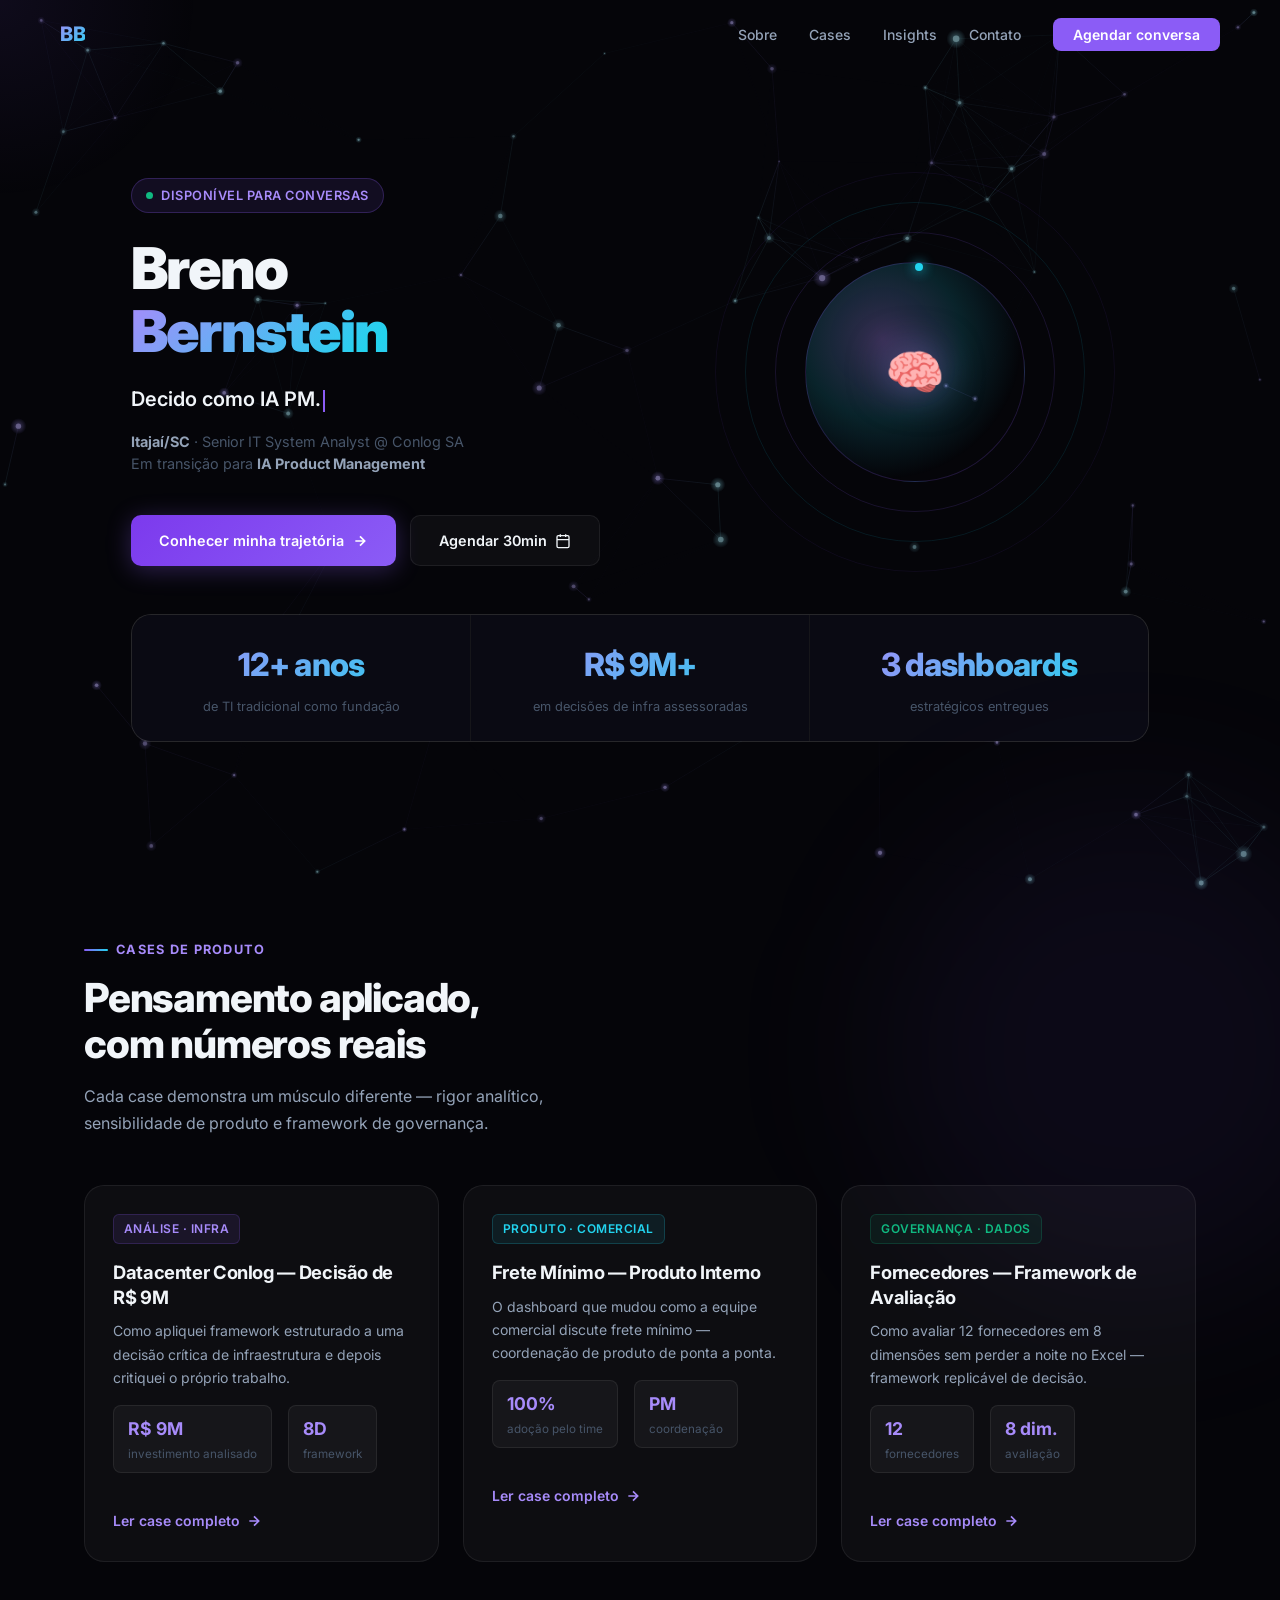
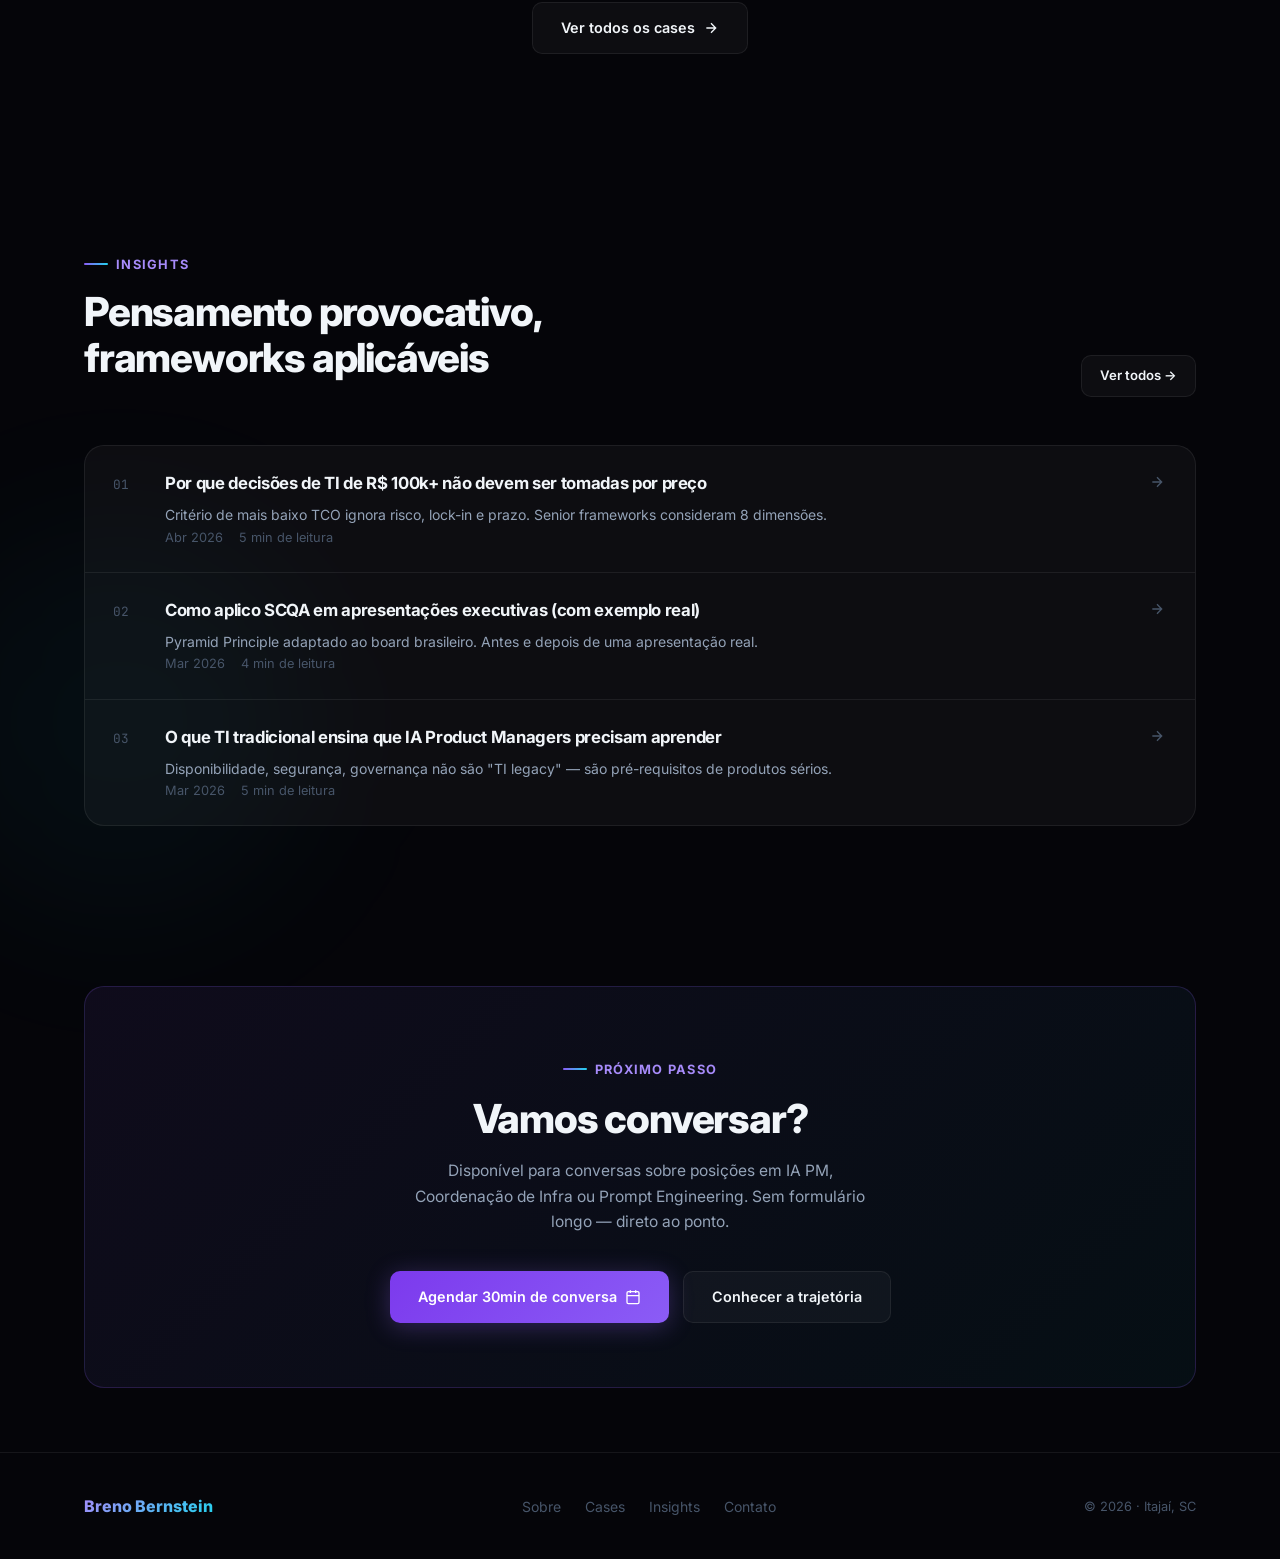
<file: index.html>
<!DOCTYPE html>
<html lang="pt-BR">
<head>
  <meta charset="UTF-8"/>
  <meta name="viewport" content="width=device-width, initial-scale=1.0"/>
  <title>Breno Bernstein · IA Product Manager</title>
  <meta name="description" content="Senior IT System Analyst em transição para IA Product Management. 12+ anos de TI tradicional como fundação rara."/>
  <meta property="og:title" content="Breno Bernstein · IA Product Manager"/>
  <meta property="og:description" content="Decido como IA PM. Construo como engenheiro de infra. Comunico como precisa."/>
  <meta property="og:type" content="website"/>
  <link rel="canonical" href="https://brenobernstein.com/"/>
  <link rel="stylesheet" href="assets/css/main.css"/>
  <link rel="preconnect" href="https://fonts.googleapis.com"/>
  <link rel="preconnect" href="https://fonts.gstatic.com" crossorigin/>
</head>
<body>

<canvas id="neural-canvas"></canvas>
<div class="cursor-glow"></div>

<!-- ── NAV ── -->
<nav>
  <div class="nav-inner">
    <a href="index.html" class="nav-logo">BB</a>
    <ul class="nav-links">
      <li><a href="sobre.html">Sobre</a></li>
      <li><a href="cases/index.html">Cases</a></li>
      <li><a href="insights/index.html">Insights</a></li>
      <li><a href="contato.html">Contato</a></li>
      <li><a href="contato.html" class="nav-cta">Agendar conversa</a></li>
    </ul>
    <button class="nav-hamburger" aria-label="Menu">
      <span></span><span></span><span></span>
    </button>
  </div>
</nav>

<!-- Mobile nav -->
<div class="nav-mobile">
  <button class="close-btn" aria-label="Fechar">✕</button>
  <a href="sobre.html">Sobre</a>
  <a href="cases/index.html">Cases</a>
  <a href="insights/index.html">Insights</a>
  <a href="contato.html">Contato</a>
  <a href="contato.html" class="btn btn-primary btn-sm">Agendar conversa</a>
</div>

<!-- ── HERO ── -->
<section class="hero">
  <div class="container">
    <div class="hero-grid">
      <!-- Left -->
      <div class="hero-left">
        <div class="hero-badge fade-up">
          <span class="dot"></span>
          Disponível para conversas
        </div>

        <h1 class="fade-up">
          Breno<br/>
          <span class="gradient-text">Bernstein</span>
        </h1>

        <p class="hero-tagline fade-up">
          <span class="typed-text"></span><span class="cursor-blink"></span>
        </p>

        <p class="hero-sub fade-up">
          <strong>Itajaí/SC</strong> · Senior IT System Analyst @ Conlog SA<br/>
          Em transição para <strong>IA Product Management</strong>
        </p>

        <div class="hero-actions fade-up">
          <a href="sobre.html" class="btn btn-primary">
            Conhecer minha trajetória
            <svg width="16" height="16" viewBox="0 0 24 24" fill="none" stroke="currentColor" stroke-width="2.5"><path d="M5 12h14M12 5l7 7-7 7"/></svg>
          </a>
          <a href="contato.html" class="btn btn-ghost">
            Agendar 30min
            <svg width="16" height="16" viewBox="0 0 24 24" fill="none" stroke="currentColor" stroke-width="2"><rect x="3" y="4" width="18" height="18" rx="2"/><path d="M16 2v4M8 2v4M3 10h18"/></svg>
          </a>
        </div>
      </div>

      <!-- Right: AI Orb -->
      <div class="hero-visual fade-up">
        <div class="hero-card-float">
          <div class="ai-orb">
            <div class="ai-orb-ring"></div>
            <div class="ai-orb-ring"></div>
            <div class="ai-orb-ring"></div>
            <div class="ai-orb-inner">
              <div class="ai-orb-dot"></div>
              <span class="ai-orb-icon">🧠</span>
            </div>
          </div>
        </div>
      </div>
    </div>

    <!-- Stats -->
    <div class="stats-strip fade-up" style="position:relative;z-index:2;">
      <div class="stat-item">
        <div class="stat-num" data-target="12" data-suffix="+ anos">12+ anos</div>
        <div class="stat-label">de TI tradicional como fundação</div>
      </div>
      <div class="stat-item">
        <div class="stat-num">R$ 9M+</div>
        <div class="stat-label">em decisões de infra assessoradas</div>
      </div>
      <div class="stat-item">
        <div class="stat-num" data-target="3" data-suffix=" dashboards">3 dashboards</div>
        <div class="stat-label">estratégicos entregues</div>
      </div>
    </div>
  </div>
</section>

<!-- ── CASES ── -->
<section class="section" style="padding-top:32px;">
  <div class="bg-orb bg-orb-1"></div>
  <div class="container" style="position:relative;z-index:2;">
    <div style="margin-bottom:48px;">
      <div class="section-label fade-up">Cases de produto</div>
      <h2 class="section-title fade-up">Pensamento aplicado,<br/>com números reais</h2>
      <p class="section-desc fade-up">Cada case demonstra um músculo diferente — rigor analítico, sensibilidade de produto e framework de governança.</p>
    </div>

    <div class="grid-3">
      <!-- Case 1 -->
      <div class="card fade-up">
        <span class="card-tag">Análise · Infra</span>
        <h3>Datacenter Conlog — Decisão de R$ 9M</h3>
        <p>Como apliquei framework estruturado a uma decisão crítica de infraestrutura e depois critiquei o próprio trabalho.</p>
        <div class="card-metrics">
          <div class="metric"><strong>R$ 9M</strong><span>investimento analisado</span></div>
          <div class="metric"><strong>8D</strong><span>framework</span></div>
        </div>
        <a href="cases/datacenter-conlog.html" class="card-arrow">
          Ler case completo
          <svg width="16" height="16" viewBox="0 0 24 24" fill="none" stroke="currentColor" stroke-width="2.5"><path d="M5 12h14M12 5l7 7-7 7"/></svg>
        </a>
      </div>

      <!-- Case 2 -->
      <div class="card fade-up">
        <span class="card-tag cyan">Produto · Comercial</span>
        <h3>Frete Mínimo — Produto Interno</h3>
        <p>O dashboard que mudou como a equipe comercial discute frete mínimo — coordenação de produto de ponta a ponta.</p>
        <div class="card-metrics">
          <div class="metric"><strong>100%</strong><span>adoção pelo time</span></div>
          <div class="metric"><strong>PM</strong><span>coordenação</span></div>
        </div>
        <a href="cases/frete-minimo.html" class="card-arrow">
          Ler case completo
          <svg width="16" height="16" viewBox="0 0 24 24" fill="none" stroke="currentColor" stroke-width="2.5"><path d="M5 12h14M12 5l7 7-7 7"/></svg>
        </a>
      </div>

      <!-- Case 3 -->
      <div class="card fade-up">
        <span class="card-tag green">Governança · Dados</span>
        <h3>Fornecedores — Framework de Avaliação</h3>
        <p>Como avaliar 12 fornecedores em 8 dimensões sem perder a noite no Excel — framework replicável de decisão.</p>
        <div class="card-metrics">
          <div class="metric"><strong>12</strong><span>fornecedores</span></div>
          <div class="metric"><strong>8 dim.</strong><span>avaliação</span></div>
        </div>
        <a href="cases/fornecedores.html" class="card-arrow">
          Ler case completo
          <svg width="16" height="16" viewBox="0 0 24 24" fill="none" stroke="currentColor" stroke-width="2.5"><path d="M5 12h14M12 5l7 7-7 7"/></svg>
        </a>
      </div>
    </div>

    <div style="text-align:center;margin-top:40px;" class="fade-up">
      <a href="cases/index.html" class="btn btn-ghost">
        Ver todos os cases
        <svg width="16" height="16" viewBox="0 0 24 24" fill="none" stroke="currentColor" stroke-width="2"><path d="M5 12h14M12 5l7 7-7 7"/></svg>
      </a>
    </div>
  </div>
</section>

<!-- ── INSIGHTS PREVIEW ── -->
<section class="section">
  <div class="bg-orb bg-orb-2"></div>
  <div class="container" style="position:relative;z-index:2;">
    <div style="display:flex;align-items:flex-end;justify-content:space-between;flex-wrap:wrap;gap:16px;margin-bottom:48px;">
      <div>
        <div class="section-label fade-up">Insights</div>
        <h2 class="section-title fade-up">Pensamento provocativo,<br/>frameworks aplicáveis</h2>
      </div>
      <a href="insights/index.html" class="btn btn-ghost btn-sm fade-up">Ver todos →</a>
    </div>

    <div style="background:var(--surface);border:1px solid var(--border);border-radius:var(--radius-lg);overflow:hidden;">
      <a href="insights/index.html#decisoes-ti" class="insight-item fade-up" style="padding:24px 28px;">
        <span class="insight-num">01</span>
        <div class="insight-content">
          <div class="insight-title">Por que decisões de TI de R$ 100k+ não devem ser tomadas por preço</div>
          <div class="insight-hook">Critério de mais baixo TCO ignora risco, lock-in e prazo. Senior frameworks consideram 8 dimensões.</div>
          <div class="insight-meta"><span>Abr 2026</span><span>5 min de leitura</span></div>
        </div>
        <svg class="insight-arrow" width="20" height="20" viewBox="0 0 24 24" fill="none" stroke="currentColor" stroke-width="2"><path d="M5 12h14M12 5l7 7-7 7"/></svg>
      </a>
      <a href="insights/index.html#scqa" class="insight-item fade-up" style="padding:24px 28px;">
        <span class="insight-num">02</span>
        <div class="insight-content">
          <div class="insight-title">Como aplico SCQA em apresentações executivas (com exemplo real)</div>
          <div class="insight-hook">Pyramid Principle adaptado ao board brasileiro. Antes e depois de uma apresentação real.</div>
          <div class="insight-meta"><span>Mar 2026</span><span>4 min de leitura</span></div>
        </div>
        <svg class="insight-arrow" width="20" height="20" viewBox="0 0 24 24" fill="none" stroke="currentColor" stroke-width="2"><path d="M5 12h14M12 5l7 7-7 7"/></svg>
      </a>
      <a href="insights/index.html#ti-pm" class="insight-item fade-up" style="padding:24px 28px;border-bottom:none;">
        <span class="insight-num">03</span>
        <div class="insight-content">
          <div class="insight-title">O que TI tradicional ensina que IA Product Managers precisam aprender</div>
          <div class="insight-hook">Disponibilidade, segurança, governança não são "TI legacy" — são pré-requisitos de produtos sérios.</div>
          <div class="insight-meta"><span>Mar 2026</span><span>5 min de leitura</span></div>
        </div>
        <svg class="insight-arrow" width="20" height="20" viewBox="0 0 24 24" fill="none" stroke="currentColor" stroke-width="2"><path d="M5 12h14M12 5l7 7-7 7"/></svg>
      </a>
    </div>
  </div>
</section>

<!-- ── CTA FINAL ── -->
<section class="section-sm" style="position:relative;z-index:2;">
  <div class="container">
    <div class="card fade-up" style="text-align:center;padding:64px 40px;background:linear-gradient(135deg,rgba(139,92,246,0.08),rgba(34,211,238,0.05));border-color:rgba(139,92,246,0.2);">
      <div class="section-label" style="justify-content:center;margin-bottom:16px;">Próximo passo</div>
      <h2 class="section-title" style="max-width:520px;margin:0 auto 16px;">Vamos conversar?</h2>
      <p style="color:var(--muted);max-width:460px;margin:0 auto 36px;font-size:0.975rem;">
        Disponível para conversas sobre posições em IA PM, Coordenação de Infra ou Prompt Engineering. Sem formulário longo — direto ao ponto.
      </p>
      <div style="display:flex;gap:14px;justify-content:center;flex-wrap:wrap;">
        <a href="contato.html" class="btn btn-primary">
          Agendar 30min de conversa
          <svg width="16" height="16" viewBox="0 0 24 24" fill="none" stroke="currentColor" stroke-width="2"><rect x="3" y="4" width="18" height="18" rx="2"/><path d="M16 2v4M8 2v4M3 10h18"/></svg>
        </a>
        <a href="sobre.html" class="btn btn-ghost">Conhecer a trajetória</a>
      </div>
    </div>
  </div>
</section>

<!-- ── FOOTER ── -->
<footer>
  <div class="container">
    <div class="footer-inner">
      <a href="index.html" class="footer-logo">Breno Bernstein</a>
      <ul class="footer-links">
        <li><a href="sobre.html">Sobre</a></li>
        <li><a href="cases/index.html">Cases</a></li>
        <li><a href="insights/index.html">Insights</a></li>
        <li><a href="contato.html">Contato</a></li>
      </ul>
      <p class="footer-copy">© 2026 · Itajaí, SC</p>
    </div>
  </div>
</footer>

<script src="assets/js/neural.js"></script>
<script src="assets/js/main.js"></script>
<script>new NeuralNetwork('neural-canvas');</script>
</body>
</html>
</file>
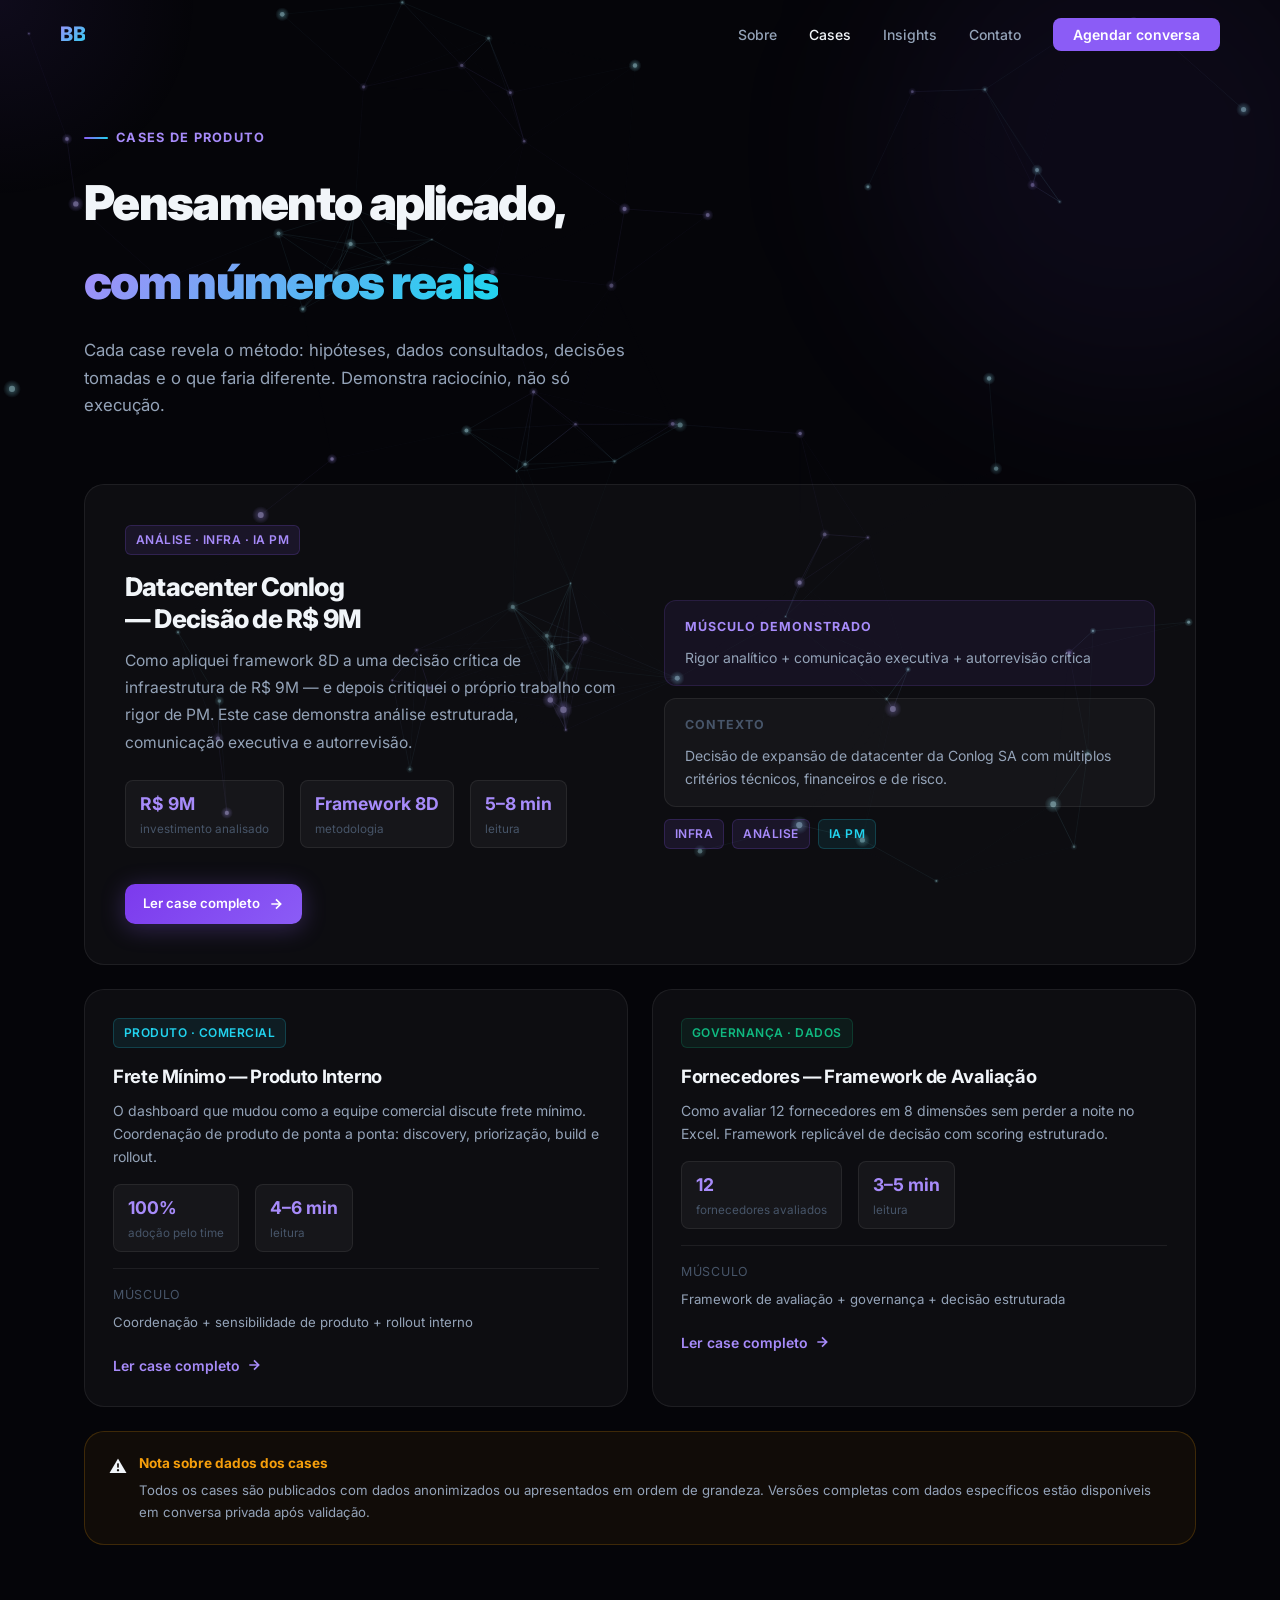
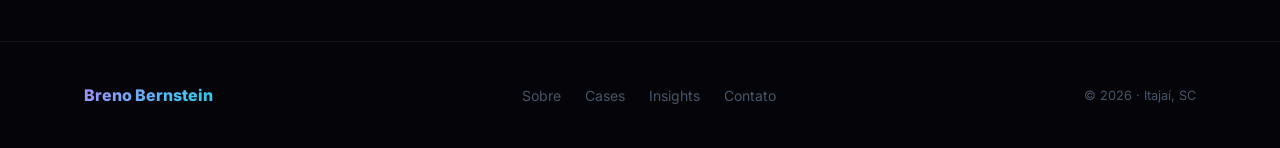
<file: cases/index.html>
<!DOCTYPE html>
<html lang="pt-BR">
<head>
  <meta charset="UTF-8"/>
  <meta name="viewport" content="width=device-width, initial-scale=1.0"/>
  <title>Cases · Breno Bernstein</title>
  <meta name="description" content="Estudos de caso detalhados com método, decisões e aprendizados — rigor analítico aplicado a problemas reais."/>
  <link rel="stylesheet" href="../assets/css/main.css"/>
  <link rel="preconnect" href="https://fonts.googleapis.com"/>
  <link rel="preconnect" href="https://fonts.gstatic.com" crossorigin/>
</head>
<body>

<canvas id="neural-canvas"></canvas>
<div class="cursor-glow"></div>

<nav>
  <div class="nav-inner">
    <a href="../index.html" class="nav-logo">BB</a>
    <ul class="nav-links">
      <li><a href="../sobre.html">Sobre</a></li>
      <li><a href="index.html" class="active">Cases</a></li>
      <li><a href="../insights/index.html">Insights</a></li>
      <li><a href="../contato.html">Contato</a></li>
      <li><a href="../contato.html" class="nav-cta">Agendar conversa</a></li>
    </ul>
    <button class="nav-hamburger" aria-label="Menu"><span></span><span></span><span></span></button>
  </div>
</nav>
<div class="nav-mobile">
  <button class="close-btn">✕</button>
  <a href="../sobre.html">Sobre</a>
  <a href="index.html">Cases</a>
  <a href="../insights/index.html">Insights</a>
  <a href="../contato.html">Contato</a>
  <a href="../contato.html" class="btn btn-primary btn-sm">Agendar conversa</a>
</div>

<div class="page-header">
  <div class="bg-orb bg-orb-1"></div>
  <div class="container" style="position:relative;z-index:2;">
    <div class="section-label fade-up">Cases de produto</div>
    <h1 class="fade-up">Pensamento aplicado,<br/><span class="gradient-text">com números reais</span></h1>
    <p class="fade-up">Cada case revela o método: hipóteses, dados consultados, decisões tomadas e o que faria diferente. Demonstra raciocínio, não só execução.</p>
  </div>
</div>

<section class="section" style="padding-top:0;position:relative;z-index:2;">
  <div class="container">

    <!-- Case 1 — Destaque -->
    <div class="card fade-up" style="display:grid;grid-template-columns:1fr 1fr;gap:48px;align-items:center;padding:40px;margin-bottom:24px;">
      <div>
        <span class="card-tag">Análise · Infra · IA PM</span>
        <h2 style="font-size:1.6rem;font-weight:800;letter-spacing:-0.03em;margin-bottom:12px;line-height:1.25;">Datacenter Conlog<br/>— Decisão de R$ 9M</h2>
        <p style="color:var(--muted);font-size:0.975rem;line-height:1.75;margin-bottom:24px;">Como apliquei framework 8D a uma decisão crítica de infraestrutura de R$ 9M — e depois critiquei o próprio trabalho com rigor de PM. Este case demonstra análise estruturada, comunicação executiva e autorrevisão.</p>
        <div class="card-metrics">
          <div class="metric"><strong>R$ 9M</strong><span>investimento analisado</span></div>
          <div class="metric"><strong>Framework 8D</strong><span>metodologia</span></div>
          <div class="metric"><strong>5–8 min</strong><span>leitura</span></div>
        </div>
        <a href="datacenter-conlog.html" class="btn btn-primary btn-sm" style="margin-top:20px;">
          Ler case completo
          <svg width="16" height="16" viewBox="0 0 24 24" fill="none" stroke="currentColor" stroke-width="2.5"><path d="M5 12h14M12 5l7 7-7 7"/></svg>
        </a>
      </div>
      <div style="display:flex;flex-direction:column;gap:12px;">
        <div style="background:rgba(139,92,246,0.07);border:1px solid rgba(139,92,246,0.15);border-radius:12px;padding:16px 20px;">
          <div style="font-size:0.78rem;color:var(--primary-l);font-weight:700;text-transform:uppercase;letter-spacing:0.08em;margin-bottom:8px;">Músculo demonstrado</div>
          <div style="font-size:0.875rem;color:var(--muted);">Rigor analítico + comunicação executiva + autorrevisão crítica</div>
        </div>
        <div style="background:var(--surface);border:1px solid var(--border);border-radius:12px;padding:16px 20px;">
          <div style="font-size:0.78rem;color:var(--faint);font-weight:700;text-transform:uppercase;letter-spacing:0.08em;margin-bottom:8px;">Contexto</div>
          <div style="font-size:0.875rem;color:var(--muted);">Decisão de expansão de datacenter da Conlog SA com múltiplos critérios técnicos, financeiros e de risco.</div>
        </div>
        <div style="display:flex;gap:8px;flex-wrap:wrap;">
          <span class="card-tag" style="margin:0;">Infra</span>
          <span class="card-tag" style="margin:0;">Análise</span>
          <span class="card-tag cyan" style="margin:0;">IA PM</span>
        </div>
      </div>
    </div>

    <!-- Cases 2 e 3 -->
    <div class="grid-2" style="margin-bottom:24px;">

      <!-- Case 2 -->
      <div class="card fade-up">
        <span class="card-tag cyan">Produto · Comercial</span>
        <h3>Frete Mínimo — Produto Interno</h3>
        <p>O dashboard que mudou como a equipe comercial discute frete mínimo. Coordenação de produto de ponta a ponta: discovery, priorização, build e rollout.</p>
        <div class="card-metrics" style="margin-top:16px;">
          <div class="metric"><strong>100%</strong><span>adoção pelo time</span></div>
          <div class="metric"><strong>4–6 min</strong><span>leitura</span></div>
        </div>
        <div style="margin-top:16px;padding-top:16px;border-top:1px solid var(--border);">
          <div style="font-size:0.78rem;color:var(--faint);text-transform:uppercase;letter-spacing:0.06em;margin-bottom:6px;">Músculo</div>
          <div style="font-size:0.825rem;color:var(--muted);">Coordenação + sensibilidade de produto + rollout interno</div>
        </div>
        <a href="frete-minimo.html" class="card-arrow">
          Ler case completo
          <svg width="16" height="16" viewBox="0 0 24 24" fill="none" stroke="currentColor" stroke-width="2.5"><path d="M5 12h14M12 5l7 7-7 7"/></svg>
        </a>
      </div>

      <!-- Case 3 -->
      <div class="card fade-up">
        <span class="card-tag green">Governança · Dados</span>
        <h3>Fornecedores — Framework de Avaliação</h3>
        <p>Como avaliar 12 fornecedores em 8 dimensões sem perder a noite no Excel. Framework replicável de decisão com scoring estruturado.</p>
        <div class="card-metrics" style="margin-top:16px;">
          <div class="metric"><strong>12</strong><span>fornecedores avaliados</span></div>
          <div class="metric"><strong>3–5 min</strong><span>leitura</span></div>
        </div>
        <div style="margin-top:16px;padding-top:16px;border-top:1px solid var(--border);">
          <div style="font-size:0.78rem;color:var(--faint);text-transform:uppercase;letter-spacing:0.06em;margin-bottom:6px;">Músculo</div>
          <div style="font-size:0.825rem;color:var(--muted);">Framework de avaliação + governança + decisão estruturada</div>
        </div>
        <a href="fornecedores.html" class="card-arrow">
          Ler case completo
          <svg width="16" height="16" viewBox="0 0 24 24" fill="none" stroke="currentColor" stroke-width="2.5"><path d="M5 12h14M12 5l7 7-7 7"/></svg>
        </a>
      </div>
    </div>

    <!-- Nota sanitização -->
    <div class="card fade-up" style="background:rgba(245,158,11,0.05);border-color:rgba(245,158,11,0.2);padding:20px 24px;">
      <div style="display:flex;gap:12px;align-items:flex-start;">
        <span style="font-size:1.1rem;">⚠️</span>
        <div>
          <div style="font-size:0.85rem;font-weight:700;color:var(--amber);margin-bottom:6px;">Nota sobre dados dos cases</div>
          <p style="font-size:0.825rem;color:var(--muted);margin:0;line-height:1.65;">Todos os cases são publicados com dados anonimizados ou apresentados em ordem de grandeza. Versões completas com dados específicos estão disponíveis em conversa privada após validação.</p>
        </div>
      </div>
    </div>
  </div>
</section>

<footer>
  <div class="container">
    <div class="footer-inner">
      <a href="../index.html" class="footer-logo">Breno Bernstein</a>
      <ul class="footer-links">
        <li><a href="../sobre.html">Sobre</a></li>
        <li><a href="index.html">Cases</a></li>
        <li><a href="../insights/index.html">Insights</a></li>
        <li><a href="../contato.html">Contato</a></li>
      </ul>
      <p class="footer-copy">© 2026 · Itajaí, SC</p>
    </div>
  </div>
</footer>

<style>
@media(max-width:768px){
  .card[style*="grid-template-columns"]{grid-template-columns:1fr!important;}
  .grid-2{grid-template-columns:1fr!important;}
}
</style>
<script src="../assets/js/neural.js"></script>
<script src="../assets/js/main.js"></script>
<script>new NeuralNetwork('neural-canvas');</script>
</body>
</html>
</file>
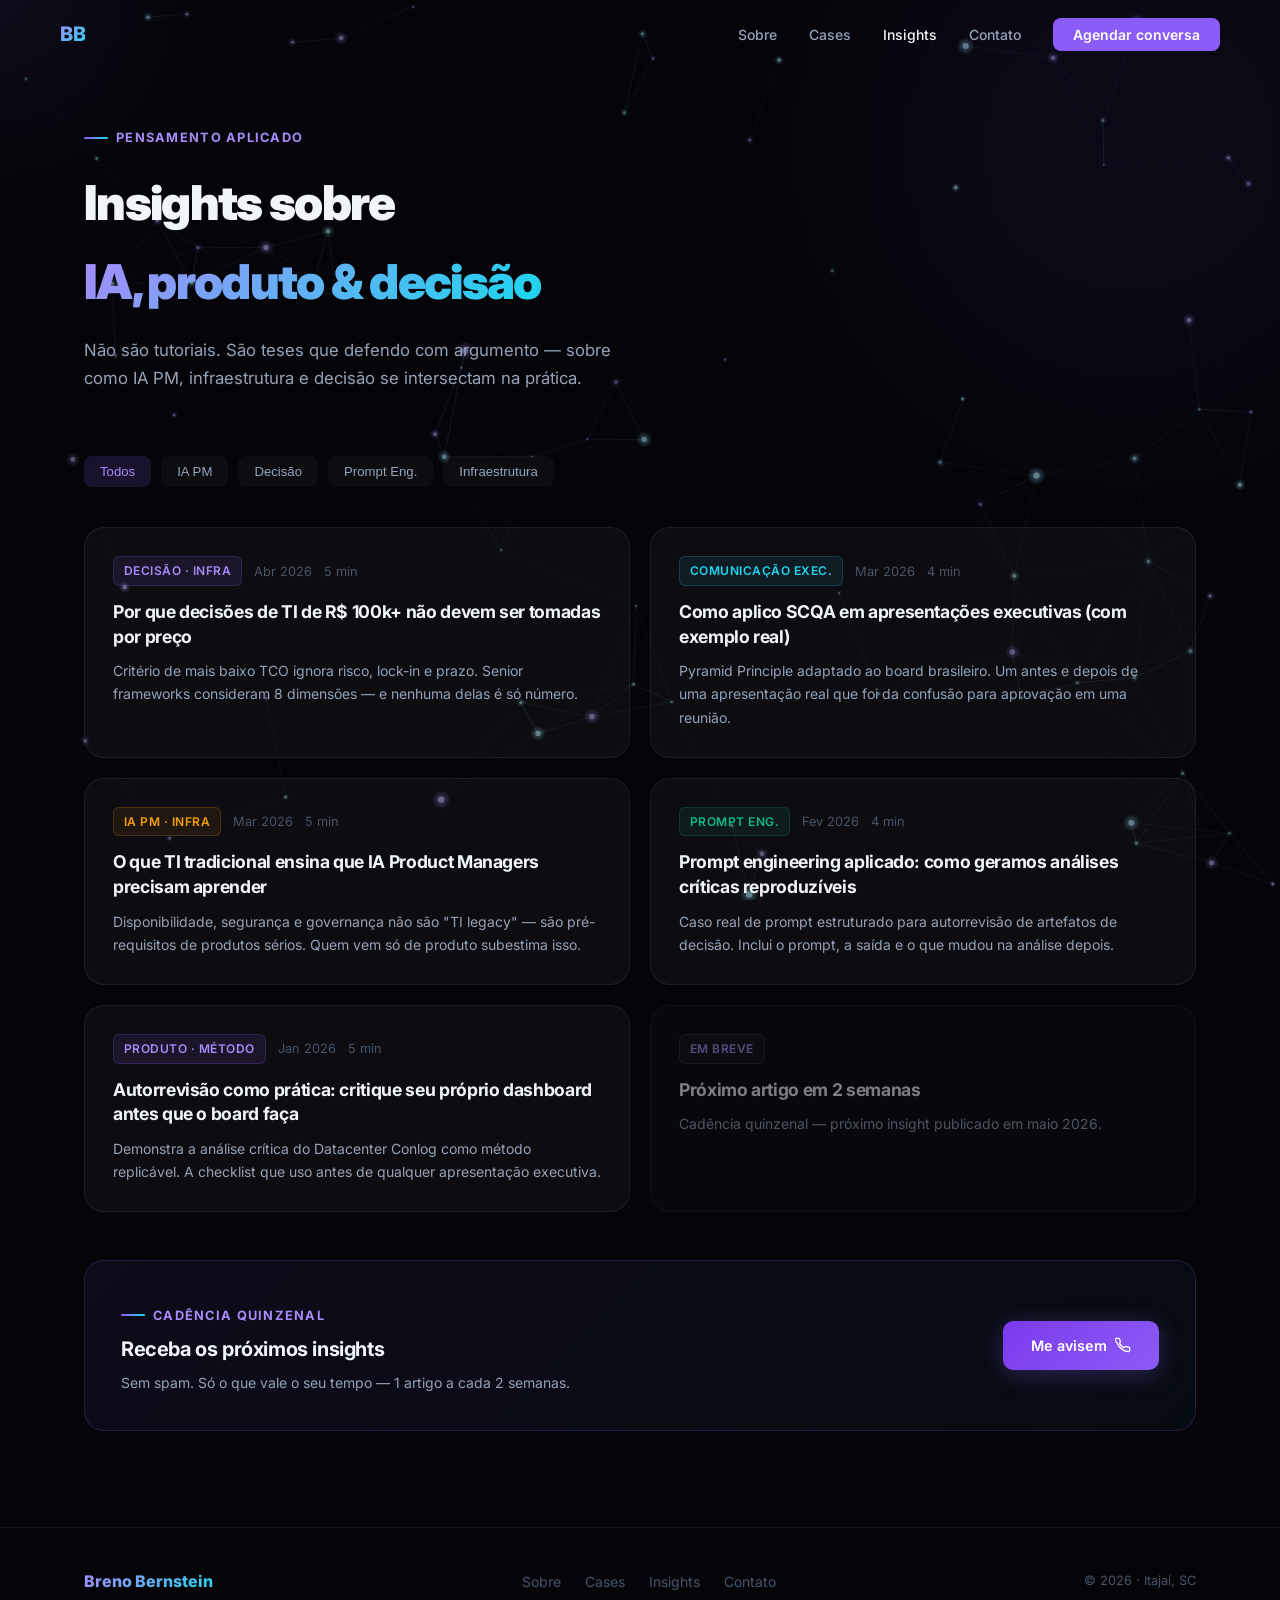
<file: insights/index.html>
<!DOCTYPE html>
<html lang="pt-BR">
<head>
  <meta charset="UTF-8"/>
  <meta name="viewport" content="width=device-width, initial-scale=1.0"/>
  <title>Insights · Breno Bernstein</title>
  <meta name="description" content="Pensamento aplicado sobre IA Product Management, infraestrutura, decisão e prompt engineering."/>
  <link rel="stylesheet" href="../assets/css/main.css"/>
  <link rel="preconnect" href="https://fonts.googleapis.com"/>
</head>
<body>

<canvas id="neural-canvas"></canvas>
<div class="cursor-glow"></div>

<nav>
  <div class="nav-inner">
    <a href="../index.html" class="nav-logo">BB</a>
    <ul class="nav-links">
      <li><a href="../sobre.html">Sobre</a></li>
      <li><a href="../cases/index.html">Cases</a></li>
      <li><a href="index.html" class="active">Insights</a></li>
      <li><a href="../contato.html">Contato</a></li>
      <li><a href="../contato.html" class="nav-cta">Agendar conversa</a></li>
    </ul>
    <button class="nav-hamburger" aria-label="Menu"><span></span><span></span><span></span></button>
  </div>
</nav>
<div class="nav-mobile">
  <button class="close-btn">✕</button>
  <a href="../sobre.html">Sobre</a>
  <a href="../cases/index.html">Cases</a>
  <a href="index.html">Insights</a>
  <a href="../contato.html">Contato</a>
  <a href="../contato.html" class="btn btn-primary btn-sm">Agendar conversa</a>
</div>

<div class="page-header">
  <div class="bg-orb bg-orb-1"></div>
  <div class="container" style="position:relative;z-index:2;">
    <div class="section-label fade-up">Pensamento aplicado</div>
    <h1 class="fade-up">Insights sobre<br/><span class="gradient-text">IA, produto & decisão</span></h1>
    <p class="fade-up">Não são tutoriais. São teses que defendo com argumento — sobre como IA PM, infraestrutura e decisão se intersectam na prática.</p>
  </div>
</div>

<section class="section" style="padding-top:0;position:relative;z-index:2;">
  <div class="container">

    <!-- Tags filter -->
    <div style="display:flex;gap:10px;flex-wrap:wrap;margin-bottom:40px;" class="fade-up">
      <button class="skill-tag" style="cursor:pointer;border:none;background:rgba(139,92,246,0.15);border-color:rgba(139,92,246,0.3);color:var(--primary-l);">Todos</button>
      <button class="skill-tag" style="cursor:pointer;border:none;">IA PM</button>
      <button class="skill-tag" style="cursor:pointer;border:none;">Decisão</button>
      <button class="skill-tag" style="cursor:pointer;border:none;">Prompt Eng.</button>
      <button class="skill-tag" style="cursor:pointer;border:none;">Infraestrutura</button>
    </div>

    <!-- Grid de artigos -->
    <div class="grid-2" style="gap:20px;">

      <!-- Artigo 1 -->
      <a href="#decisoes-ti" id="decisoes-ti" class="insight-card fade-up">
        <div class="insight-card-meta">
          <span class="card-tag" style="margin:0;">Decisão · Infra</span>
          <span>Abr 2026</span>
          <span>5 min</span>
        </div>
        <h3>Por que decisões de TI de R$ 100k+ não devem ser tomadas por preço</h3>
        <p>Critério de mais baixo TCO ignora risco, lock-in e prazo. Senior frameworks consideram 8 dimensões — e nenhuma delas é só número.</p>
      </a>

      <!-- Artigo 2 -->
      <a href="#scqa" id="scqa" class="insight-card fade-up">
        <div class="insight-card-meta">
          <span class="card-tag cyan" style="margin:0;">Comunicação exec.</span>
          <span>Mar 2026</span>
          <span>4 min</span>
        </div>
        <h3>Como aplico SCQA em apresentações executivas (com exemplo real)</h3>
        <p>Pyramid Principle adaptado ao board brasileiro. Um antes e depois de uma apresentação real que foi da confusão para aprovação em uma reunião.</p>
      </a>

      <!-- Artigo 3 -->
      <a href="#ti-pm" id="ti-pm" class="insight-card fade-up">
        <div class="insight-card-meta">
          <span class="card-tag amber" style="margin:0;">IA PM · Infra</span>
          <span>Mar 2026</span>
          <span>5 min</span>
        </div>
        <h3>O que TI tradicional ensina que IA Product Managers precisam aprender</h3>
        <p>Disponibilidade, segurança e governança não são "TI legacy" — são pré-requisitos de produtos sérios. Quem vem só de produto subestima isso.</p>
      </a>

      <!-- Artigo 4 -->
      <a href="#prompt-eng" id="prompt-eng" class="insight-card fade-up">
        <div class="insight-card-meta">
          <span class="card-tag green" style="margin:0;">Prompt Eng.</span>
          <span>Fev 2026</span>
          <span>4 min</span>
        </div>
        <h3>Prompt engineering aplicado: como geramos análises críticas reproduzíveis</h3>
        <p>Caso real de prompt estruturado para autorrevisão de artefatos de decisão. Inclui o prompt, a saída e o que mudou na análise depois.</p>
      </a>

      <!-- Artigo 5 -->
      <a href="#autorevisao" id="autorevisao" class="insight-card fade-up">
        <div class="insight-card-meta">
          <span class="card-tag" style="margin:0;">Produto · Método</span>
          <span>Jan 2026</span>
          <span>5 min</span>
        </div>
        <h3>Autorrevisão como prática: critique seu próprio dashboard antes que o board faça</h3>
        <p>Demonstra a análise crítica do Datacenter Conlog como método replicável. A checklist que uso antes de qualquer apresentação executiva.</p>
      </a>

      <!-- Em breve -->
      <div class="insight-card fade-up" style="opacity:0.5;cursor:default;pointer-events:none;">
        <div class="insight-card-meta">
          <span class="card-tag" style="margin:0;background:rgba(255,255,255,0.04);">Em breve</span>
        </div>
        <h3>Próximo artigo em 2 semanas</h3>
        <p>Cadência quinzenal — próximo insight publicado em maio 2026.</p>
      </div>
    </div>

    <!-- Newsletter CTA -->
    <div class="card fade-up" style="margin-top:48px;background:linear-gradient(135deg,rgba(139,92,246,0.07),rgba(34,211,238,0.04));border-color:rgba(139,92,246,0.2);display:grid;grid-template-columns:1fr auto;gap:32px;align-items:center;padding:36px;">
      <div>
        <div class="section-label" style="margin-bottom:10px;">Cadência quinzenal</div>
        <h3 style="font-size:1.25rem;font-weight:700;margin-bottom:8px;">Receba os próximos insights</h3>
        <p style="color:var(--muted);font-size:0.875rem;margin:0;">Sem spam. Só o que vale o seu tempo — 1 artigo a cada 2 semanas.</p>
      </div>
      <a href="../contato.html" class="btn btn-primary" style="white-space:nowrap;">
        Me avisem
        <svg width="16" height="16" viewBox="0 0 24 24" fill="none" stroke="currentColor" stroke-width="2"><path d="M22 16.92v3a2 2 0 01-2.18 2 19.79 19.79 0 01-8.63-3.07A19.5 19.5 0 013.07 8.82 19.79 19.79 0 01.1 4.18 2 2 0 012.08 2h3a2 2 0 012 1.72c.127.96.361 1.903.7 2.81a2 2 0 01-.45 2.11L6.91 9.91a16 16 0 006.18 6.18l1.48-1.32a2 2 0 012.11-.45c.907.339 1.85.573 2.81.7A2 2 0 0122 16.92z"/></svg>
      </a>
    </div>

    <style>
    @media(max-width:600px){
      .card[style*="grid-template-columns:1fr auto"]{grid-template-columns:1fr!important;}
    }
    </style>
  </div>
</section>

<footer>
  <div class="container">
    <div class="footer-inner">
      <a href="../index.html" class="footer-logo">Breno Bernstein</a>
      <ul class="footer-links">
        <li><a href="../sobre.html">Sobre</a></li>
        <li><a href="../cases/index.html">Cases</a></li>
        <li><a href="index.html">Insights</a></li>
        <li><a href="../contato.html">Contato</a></li>
      </ul>
      <p class="footer-copy">© 2026 · Itajaí, SC</p>
    </div>
  </div>
</footer>

<script src="../assets/js/neural.js"></script>
<script src="../assets/js/main.js"></script>
<script>new NeuralNetwork('neural-canvas');</script>
</body>
</html>
</file>
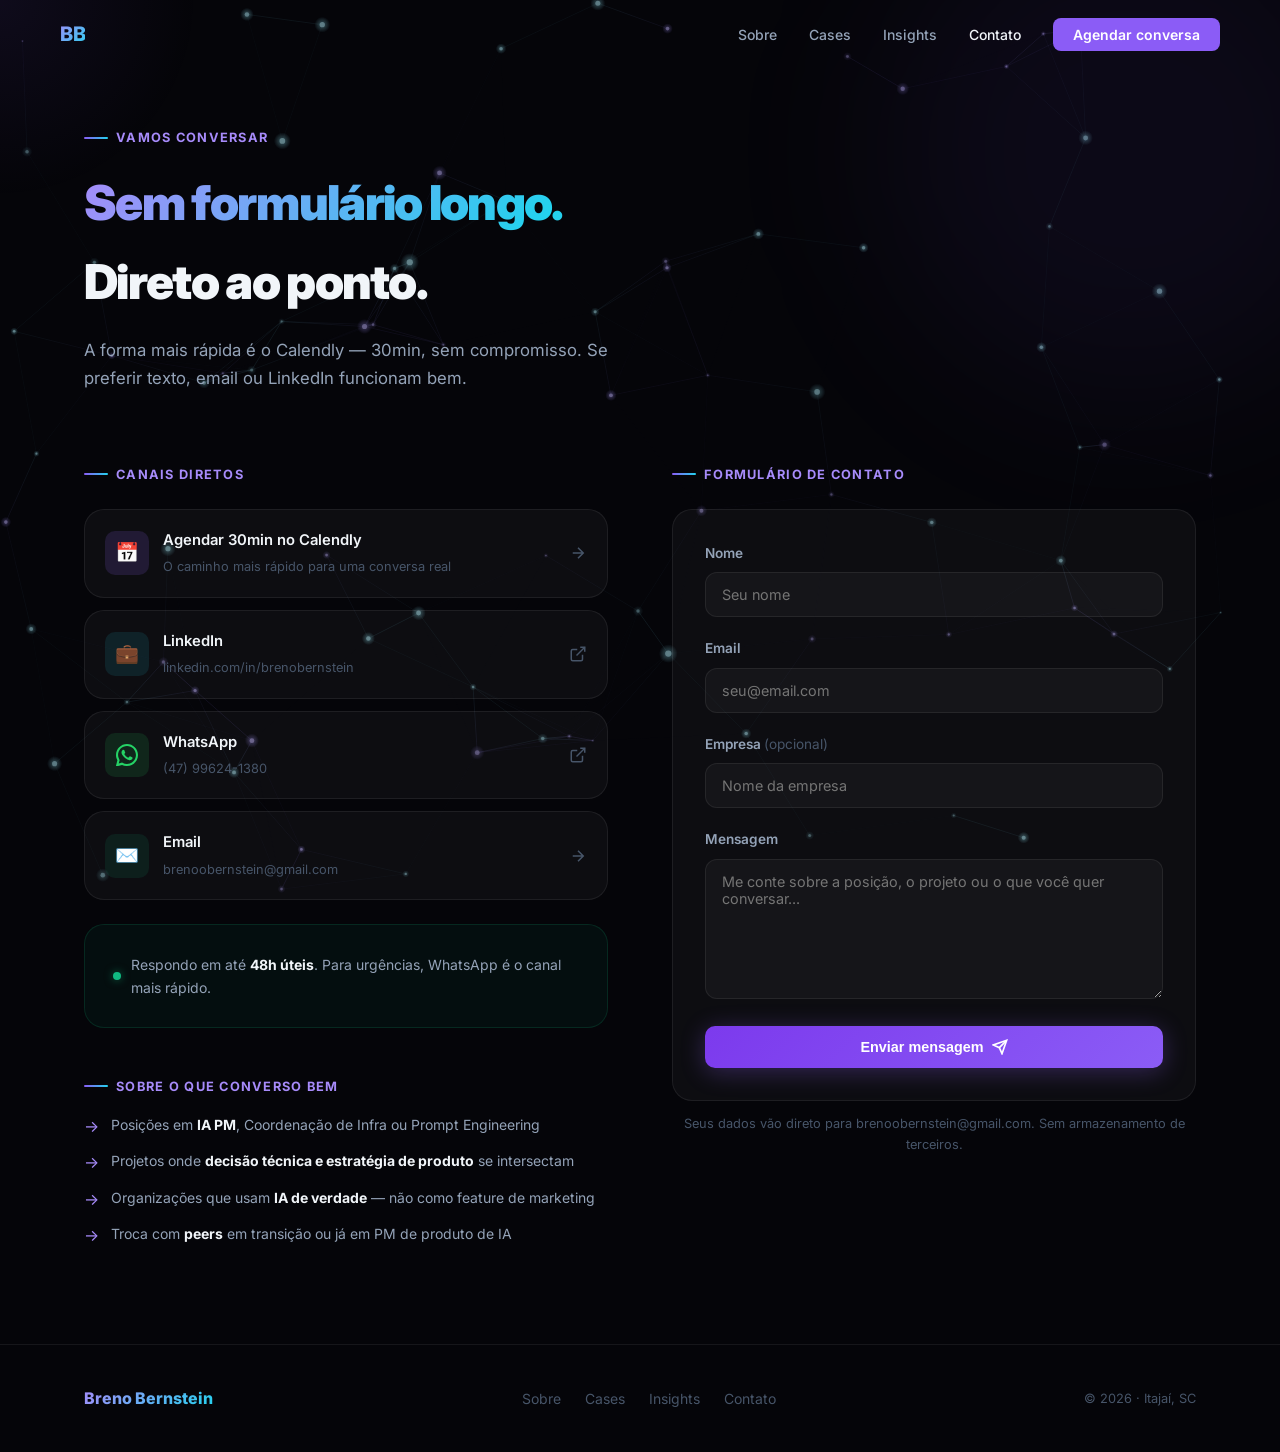
<file: contato.html>
<!DOCTYPE html>
<html lang="pt-BR">
<head>
  <meta charset="UTF-8"/>
  <meta name="viewport" content="width=device-width, initial-scale=1.0"/>
  <title>Contato · Breno Bernstein</title>
  <meta name="description" content="A forma mais rápida de falar comigo é via LinkedIn ou email. Para conversas estruturadas, Calendly."/>
  <link rel="stylesheet" href="assets/css/main.css"/>
  <link rel="preconnect" href="https://fonts.googleapis.com"/>
</head>
<body>

<canvas id="neural-canvas"></canvas>
<div class="cursor-glow"></div>

<nav>
  <div class="nav-inner">
    <a href="index.html" class="nav-logo">BB</a>
    <ul class="nav-links">
      <li><a href="sobre.html">Sobre</a></li>
      <li><a href="cases/index.html">Cases</a></li>
      <li><a href="insights/index.html">Insights</a></li>
      <li><a href="contato.html" class="active">Contato</a></li>
      <li><a href="contato.html" class="nav-cta">Agendar conversa</a></li>
    </ul>
    <button class="nav-hamburger" aria-label="Menu"><span></span><span></span><span></span></button>
  </div>
</nav>
<div class="nav-mobile">
  <button class="close-btn">✕</button>
  <a href="sobre.html">Sobre</a>
  <a href="cases/index.html">Cases</a>
  <a href="insights/index.html">Insights</a>
  <a href="contato.html">Contato</a>
  <a href="contato.html" class="btn btn-primary btn-sm">Agendar conversa</a>
</div>

<div class="page-header">
  <div class="bg-orb bg-orb-1"></div>
  <div class="container" style="position:relative;z-index:2;">
    <div class="section-label fade-up">Vamos conversar</div>
    <h1 class="fade-up"><span class="gradient-text">Sem formulário longo.</span><br/>Direto ao ponto.</h1>
    <p class="fade-up">A forma mais rápida é o Calendly — 30min, sem compromisso. Se preferir texto, email ou LinkedIn funcionam bem.</p>
  </div>
</div>

<section class="section" style="padding-top:0;position:relative;z-index:2;">
  <div class="container">
    <div style="display:grid;grid-template-columns:1fr 1fr;gap:64px;align-items:start;" class="contato-grid">

      <!-- Left: Links de contato -->
      <div class="fade-up">
        <div class="section-label" style="margin-bottom:24px;">Canais diretos</div>

        <!-- Calendly -->
        <a href="#" class="contact-link" onclick="alert('Configure aqui seu link do Calendly');return false;">
          <div class="contact-link-icon violet">📅</div>
          <div class="contact-link-text">
            <strong>Agendar 30min no Calendly</strong>
            <span>O caminho mais rápido para uma conversa real</span>
          </div>
          <svg style="margin-left:auto;color:var(--faint);" width="18" height="18" viewBox="0 0 24 24" fill="none" stroke="currentColor" stroke-width="2"><path d="M5 12h14M12 5l7 7-7 7"/></svg>
        </a>

        <!-- LinkedIn -->
        <a href="https://linkedin.com/in/brenobernstein" target="_blank" rel="noopener" class="contact-link">
          <div class="contact-link-icon cyan">💼</div>
          <div class="contact-link-text">
            <strong>LinkedIn</strong>
            <span>linkedin.com/in/brenobernstein</span>
          </div>
          <svg style="margin-left:auto;color:var(--faint);" width="18" height="18" viewBox="0 0 24 24" fill="none" stroke="currentColor" stroke-width="2"><path d="M18 13v6a2 2 0 01-2 2H5a2 2 0 01-2-2V8a2 2 0 012-2h6"/><polyline points="15 3 21 3 21 9"/><line x1="10" y1="14" x2="21" y2="3"/></svg>
        </a>

        <!-- WhatsApp -->
        <a href="https://wa.me/5547996241380" target="_blank" rel="noopener" class="contact-link">
          <div class="contact-link-icon" style="background:rgba(37,211,102,0.12);">
            <svg width="22" height="22" viewBox="0 0 24 24" fill="#25d366"><path d="M17.472 14.382c-.297-.149-1.758-.867-2.03-.967-.273-.099-.471-.148-.67.15-.197.297-.767.966-.94 1.164-.173.199-.347.223-.644.075-.297-.15-1.255-.463-2.39-1.475-.883-.788-1.48-1.761-1.653-2.059-.173-.297-.018-.458.13-.606.134-.133.298-.347.446-.52.149-.174.198-.298.298-.497.099-.198.05-.371-.025-.52-.075-.149-.669-1.612-.916-2.207-.242-.579-.487-.5-.669-.51-.173-.008-.371-.01-.57-.01-.198 0-.52.074-.792.372-.272.297-1.04 1.016-1.04 2.479 0 1.462 1.065 2.875 1.213 3.074.149.198 2.096 3.2 5.077 4.487.709.306 1.262.489 1.694.625.712.227 1.36.195 1.871.118.571-.085 1.758-.719 2.006-1.413.248-.694.248-1.289.173-1.413-.074-.124-.272-.198-.57-.347z"/><path d="M11.998 0C5.372 0 0 5.373 0 12c0 2.117.554 4.103 1.523 5.828L.057 23.428a.75.75 0 00.916.916l5.601-1.467A11.938 11.938 0 0012 24c6.627 0 12-5.373 12-12S18.627 0 11.998 0zm.002 21.75a9.722 9.722 0 01-4.964-1.36l-.356-.212-3.685.965.982-3.596-.231-.37A9.715 9.715 0 012.25 12c0-5.376 4.374-9.75 9.75-9.75S21.75 6.624 21.75 12s-4.374 9.75-9.75 9.75z"/></svg>
          </div>
          <div class="contact-link-text">
            <strong>WhatsApp</strong>
            <span>(47) 99624-1380</span>
          </div>
          <svg style="margin-left:auto;color:var(--faint);" width="18" height="18" viewBox="0 0 24 24" fill="none" stroke="currentColor" stroke-width="2"><path d="M18 13v6a2 2 0 01-2 2H5a2 2 0 01-2-2V8a2 2 0 012-2h6"/><polyline points="15 3 21 3 21 9"/><line x1="10" y1="14" x2="21" y2="3"/></svg>
        </a>

        <!-- Email -->
        <a href="mailto:brenoobernstein@gmail.com" class="contact-link">
          <div class="contact-link-icon green">✉️</div>
          <div class="contact-link-text">
            <strong>Email</strong>
            <span>brenoobernstein@gmail.com</span>
          </div>
          <svg style="margin-left:auto;color:var(--faint);" width="18" height="18" viewBox="0 0 24 24" fill="none" stroke="currentColor" stroke-width="2"><path d="M5 12h14M12 5l7 7-7 7"/></svg>
        </a>

        <!-- Resposta -->
        <div class="card" style="margin-top:24px;background:rgba(16,185,129,0.05);border-color:rgba(16,185,129,0.15);">
          <div style="display:flex;align-items:center;gap:10px;">
            <span style="width:8px;height:8px;background:var(--green);border-radius:50%;box-shadow:0 0 8px rgba(16,185,129,0.5);flex-shrink:0;"></span>
            <p style="font-size:0.875rem;color:var(--muted);margin:0;">
              Respondo em até <strong style="color:var(--text);">48h úteis</strong>. Para urgências, WhatsApp é o canal mais rápido.
            </p>
          </div>
        </div>

        <!-- Contexto -->
        <div style="margin-top:40px;">
          <div class="section-label" style="margin-bottom:16px;">Sobre o que converso bem</div>
          <div style="display:flex;flex-direction:column;gap:10px;">
            <div style="display:flex;gap:12px;align-items:flex-start;">
              <span style="color:var(--primary-l);font-size:1rem;flex-shrink:0;">→</span>
              <span style="font-size:0.875rem;color:var(--muted);">Posições em <strong style="color:var(--text);">IA PM</strong>, Coordenação de Infra ou Prompt Engineering</span>
            </div>
            <div style="display:flex;gap:12px;align-items:flex-start;">
              <span style="color:var(--primary-l);font-size:1rem;flex-shrink:0;">→</span>
              <span style="font-size:0.875rem;color:var(--muted);">Projetos onde <strong style="color:var(--text);">decisão técnica e estratégia de produto</strong> se intersectam</span>
            </div>
            <div style="display:flex;gap:12px;align-items:flex-start;">
              <span style="color:var(--primary-l);font-size:1rem;flex-shrink:0;">→</span>
              <span style="font-size:0.875rem;color:var(--muted);">Organizações que usam <strong style="color:var(--text);">IA de verdade</strong> — não como feature de marketing</span>
            </div>
            <div style="display:flex;gap:12px;align-items:flex-start;">
              <span style="color:var(--primary-l);font-size:1rem;flex-shrink:0;">→</span>
              <span style="font-size:0.875rem;color:var(--muted);">Troca com <strong style="color:var(--text);">peers</strong> em transição ou já em PM de produto de IA</span>
            </div>
          </div>
        </div>
      </div>

      <!-- Right: Formulário -->
      <div class="fade-up">
        <div class="section-label" style="margin-bottom:24px;">Formulário de contato</div>
        <div class="card" style="padding:32px;">
          <form id="contact-form" onsubmit="handleSubmit(event)" novalidate>
            <!-- Formspree: destinatário oculto -->
            <input type="hidden" name="_subject" value="Novo contato via site — Breno Bernstein"/>
            <input type="hidden" name="_next" value=""/>
            <div class="form-group">
              <label for="nome">Nome</label>
              <input type="text" id="nome" name="nome" placeholder="Seu nome" required/>
            </div>
            <div class="form-group">
              <label for="email">Email</label>
              <input type="email" id="email" name="_replyto" placeholder="seu@email.com" required/>
            </div>
            <div class="form-group">
              <label for="empresa">Empresa <span style="color:var(--faint);font-weight:400;">(opcional)</span></label>
              <input type="text" id="empresa" name="empresa" placeholder="Nome da empresa"/>
            </div>
            <div class="form-group">
              <label for="mensagem">Mensagem</label>
              <textarea id="mensagem" name="mensagem" placeholder="Me conte sobre a posição, o projeto ou o que você quer conversar..." required></textarea>
            </div>
            <button type="submit" id="submit-btn" class="btn btn-primary" style="width:100%;justify-content:center;">
              Enviar mensagem
              <svg width="16" height="16" viewBox="0 0 24 24" fill="none" stroke="currentColor" stroke-width="2.5"><path d="M22 2L11 13"/><path d="M22 2l-7 20-4-9-9-4 20-7z"/></svg>
            </button>
            <div id="form-error" style="display:none;margin-top:12px;padding:12px 16px;background:rgba(239,68,68,0.08);border:1px solid rgba(239,68,68,0.2);border-radius:8px;font-size:0.85rem;color:#fca5a5;text-align:center;">
              Ops, algo deu errado. Tente novamente ou me mande um email direto.
            </div>
          </form>
          <div id="form-success" style="display:none;text-align:center;padding:24px 0;">
            <div style="font-size:2.5rem;margin-bottom:12px;">✅</div>
            <p style="font-weight:700;font-size:1.05rem;margin-bottom:8px;">Mensagem enviada!</p>
            <p style="color:var(--muted);font-size:0.875rem;">Chega direto no meu email. Respondo em até 48h úteis.</p>
            <a href="https://wa.me/5547996241380" target="_blank" class="btn btn-ghost btn-sm" style="margin-top:16px;">
              Prefere WhatsApp? Clique aqui
            </a>
          </div>
        </div>
        <p style="text-align:center;font-size:0.8rem;color:var(--faint);margin-top:12px;">
          Seus dados vão direto para brenoobernstein@gmail.com. Sem armazenamento de terceiros.
        </p>
      </div>
    </div>
  </div>
</section>

<footer>
  <div class="container">
    <div class="footer-inner">
      <a href="index.html" class="footer-logo">Breno Bernstein</a>
      <ul class="footer-links">
        <li><a href="sobre.html">Sobre</a></li>
        <li><a href="cases/index.html">Cases</a></li>
        <li><a href="insights/index.html">Insights</a></li>
        <li><a href="contato.html">Contato</a></li>
      </ul>
      <p class="footer-copy">© 2026 · Itajaí, SC</p>
    </div>
  </div>
</footer>

<style>
@media(max-width:768px){
  .contato-grid{grid-template-columns:1fr!important;}
}
</style>

<script>
async function handleSubmit(e) {
  e.preventDefault();
  const form  = document.getElementById('contact-form');
  const btn   = document.getElementById('submit-btn');
  const errEl = document.getElementById('form-error');

  // Validação básica
  const nome     = form.querySelector('#nome').value.trim();
  const email    = form.querySelector('#email').value.trim();
  const mensagem = form.querySelector('#mensagem').value.trim();
  if (!nome || !email || !mensagem) return;

  btn.disabled = true;
  btn.innerHTML = 'Enviando… <span style="opacity:0.7">⏳</span>';
  errEl.style.display = 'none';

  try {
    const res = await fetch('https://formspree.io/f/brenoobernstein@gmail.com', {
      method: 'POST',
      headers: { 'Accept': 'application/json' },
      body: new FormData(form)
    });

    if (res.ok) {
      form.style.display = 'none';
      document.getElementById('form-success').style.display = 'block';
    } else {
      throw new Error('Formspree error');
    }
  } catch (_) {
    errEl.style.display = 'block';
    btn.disabled = false;
    btn.innerHTML = 'Tentar novamente <svg width="16" height="16" viewBox="0 0 24 24" fill="none" stroke="currentColor" stroke-width="2.5"><path d="M22 2L11 13"/><path d="M22 2l-7 20-4-9-9-4 20-7z"/></svg>';
  }
}
</script>
<script src="assets/js/neural.js"></script>
<script src="assets/js/main.js"></script>
<script>new NeuralNetwork('neural-canvas');</script>
</body>
</html>
</file>
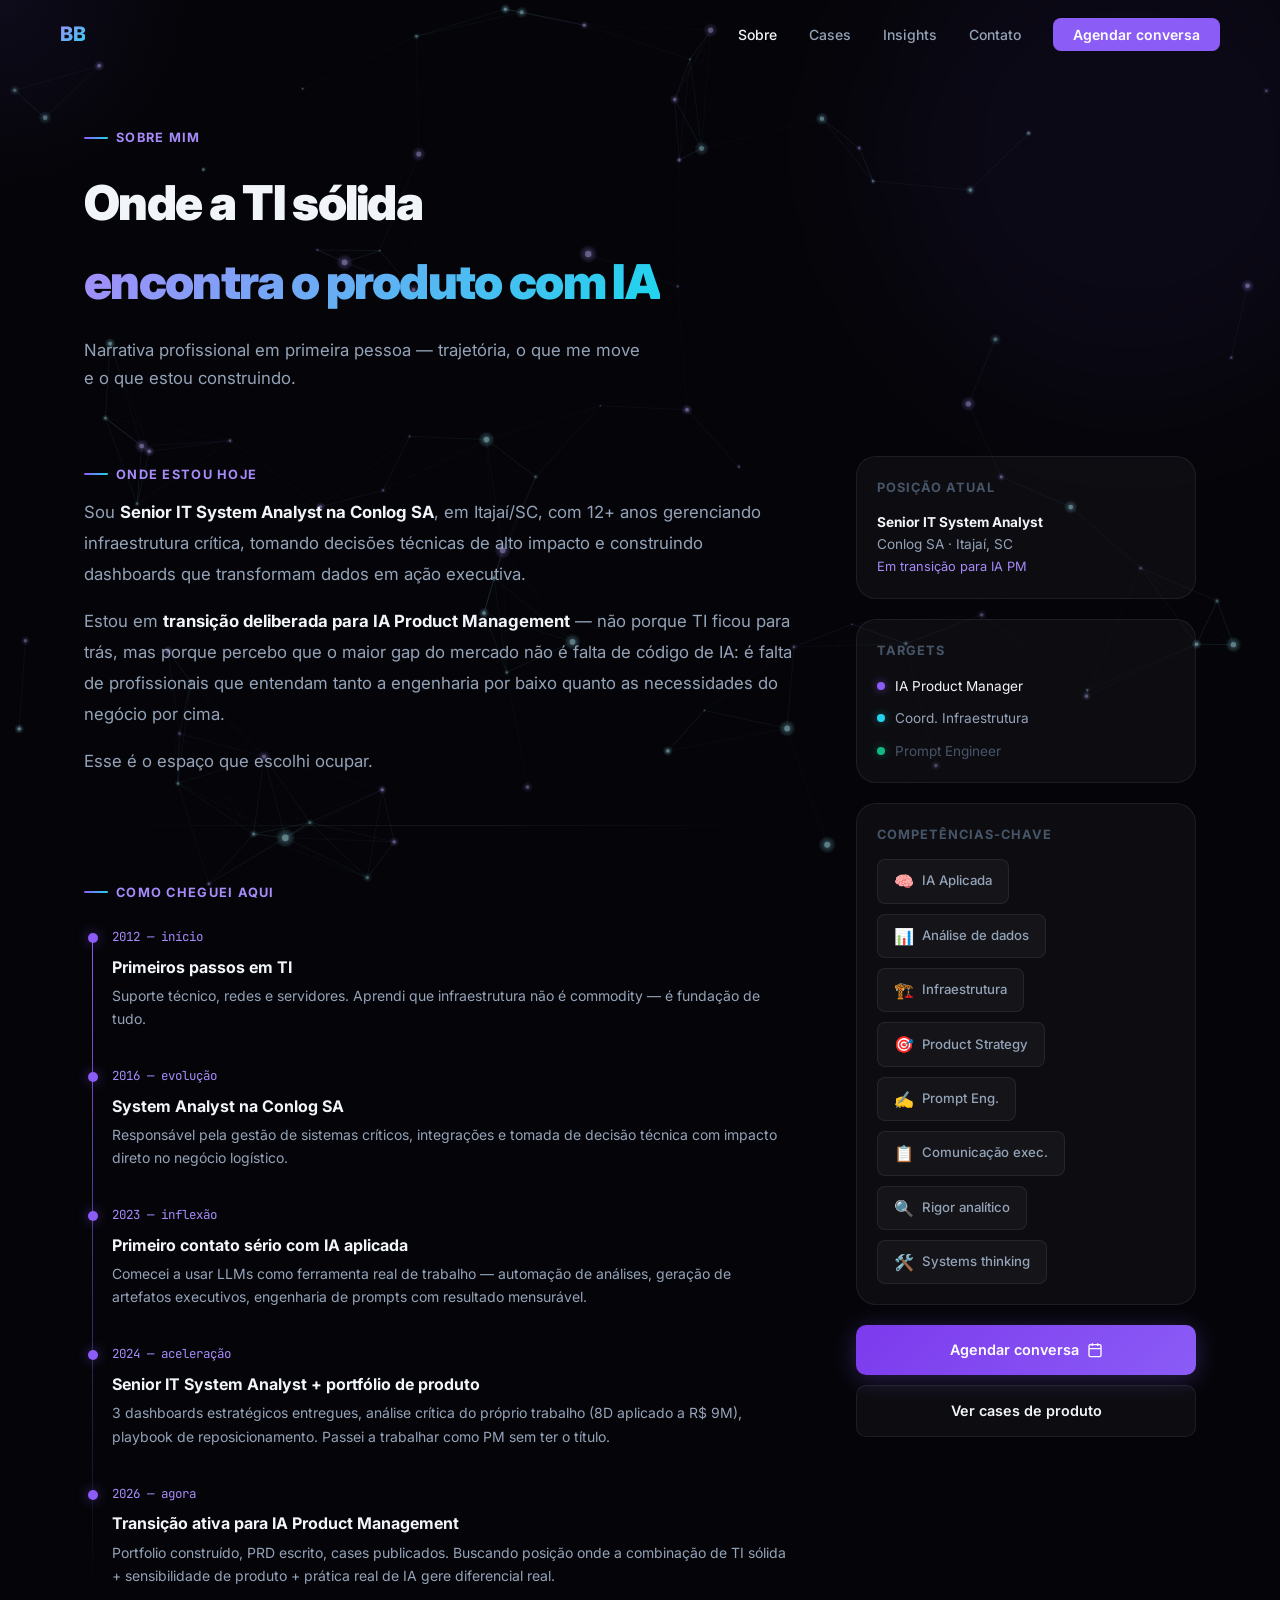
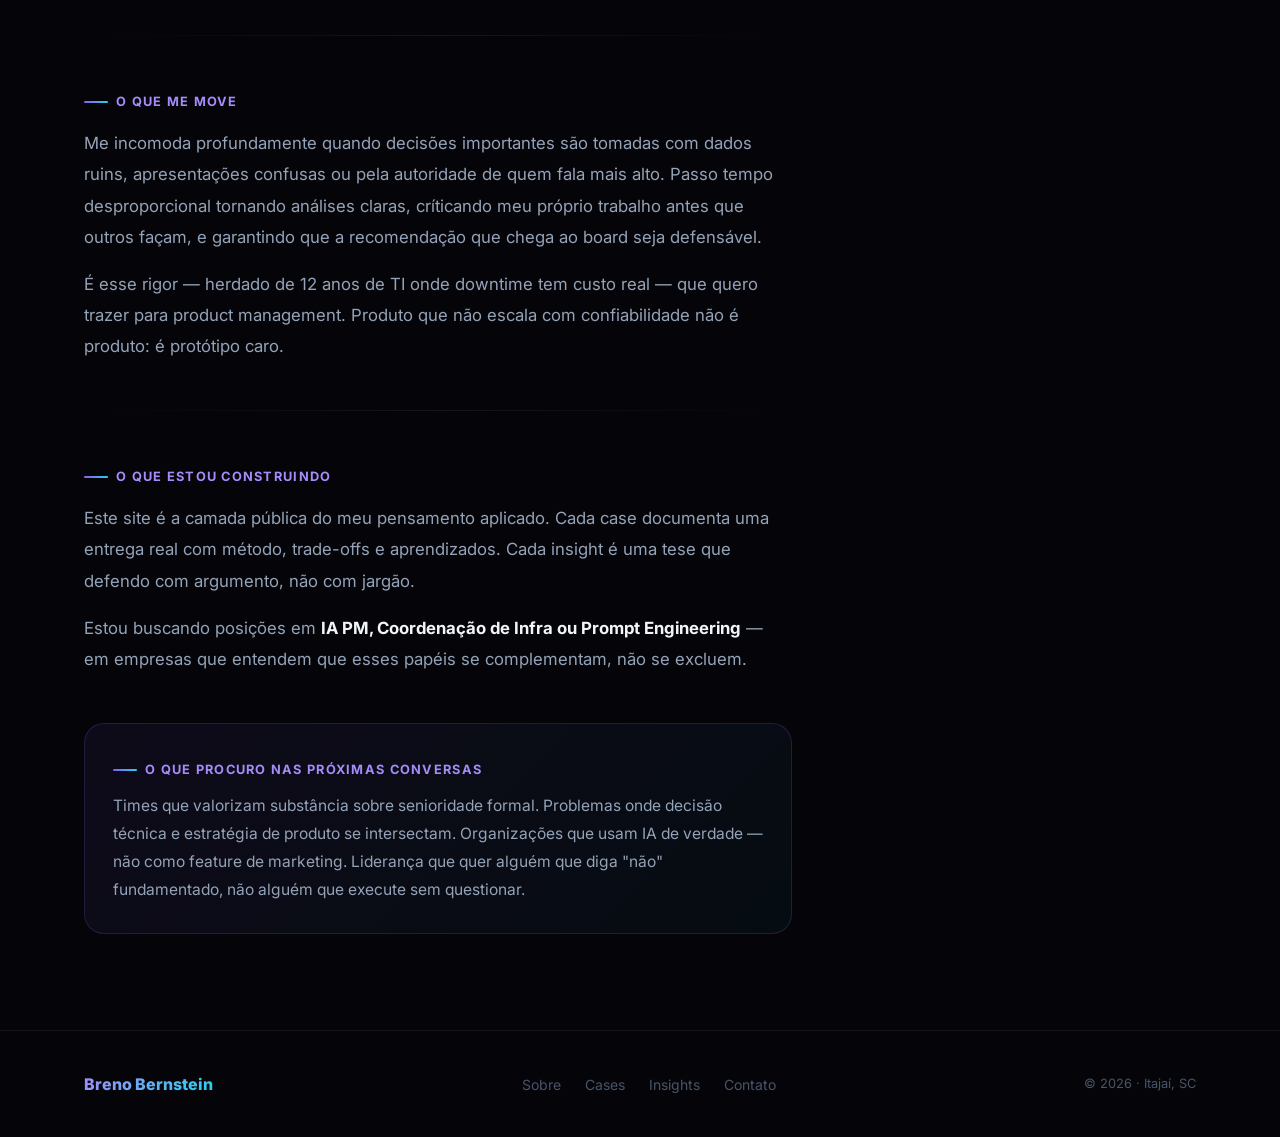
<file: sobre.html>
<!DOCTYPE html>
<html lang="pt-BR">
<head>
  <meta charset="UTF-8"/>
  <meta name="viewport" content="width=device-width, initial-scale=1.0"/>
  <title>Sobre · Breno Bernstein</title>
  <meta name="description" content="Trajetória, posicionamento e o que me move. 12+ anos de TI tradicional como fundação para IA Product Management."/>
  <link rel="stylesheet" href="assets/css/main.css"/>
  <link rel="preconnect" href="https://fonts.googleapis.com"/>
  <link rel="preconnect" href="https://fonts.gstatic.com" crossorigin/>
</head>
<body>

<canvas id="neural-canvas"></canvas>
<div class="cursor-glow"></div>

<!-- ── NAV ── -->
<nav>
  <div class="nav-inner">
    <a href="index.html" class="nav-logo">BB</a>
    <ul class="nav-links">
      <li><a href="sobre.html" class="active">Sobre</a></li>
      <li><a href="cases/index.html">Cases</a></li>
      <li><a href="insights/index.html">Insights</a></li>
      <li><a href="contato.html">Contato</a></li>
      <li><a href="contato.html" class="nav-cta">Agendar conversa</a></li>
    </ul>
    <button class="nav-hamburger" aria-label="Menu">
      <span></span><span></span><span></span>
    </button>
  </div>
</nav>
<div class="nav-mobile">
  <button class="close-btn" aria-label="Fechar">✕</button>
  <a href="sobre.html">Sobre</a>
  <a href="cases/index.html">Cases</a>
  <a href="insights/index.html">Insights</a>
  <a href="contato.html">Contato</a>
  <a href="contato.html" class="btn btn-primary btn-sm">Agendar conversa</a>
</div>

<!-- ── PAGE HEADER ── -->
<div class="page-header">
  <div class="bg-orb bg-orb-1"></div>
  <div class="container" style="position:relative;z-index:2;">
    <div class="section-label fade-up">Sobre mim</div>
    <h1 class="fade-up">Onde a TI sólida<br/><span class="gradient-text">encontra o produto com IA</span></h1>
    <p class="fade-up">Narrativa profissional em primeira pessoa — trajetória, o que me move e o que estou construindo.</p>
  </div>
</div>

<!-- ── CONTENT ── -->
<section class="section" style="padding-top:0;">
  <div class="container">
    <div style="display:grid;grid-template-columns:1fr 340px;gap:64px;align-items:start;position:relative;z-index:2;" class="sobre-grid">

      <!-- Narrative -->
      <div>
        <!-- Hoje -->
        <div class="fade-up" style="margin-bottom:48px;">
          <div class="section-label" style="margin-bottom:12px;">Onde estou hoje</div>
          <p style="font-size:1.05rem;color:var(--muted);line-height:1.85;margin-bottom:16px;">
            Sou <strong style="color:var(--text);">Senior IT System Analyst na Conlog SA</strong>, em Itajaí/SC, com 12+ anos gerenciando infraestrutura crítica, tomando decisões técnicas de alto impacto e construindo dashboards que transformam dados em ação executiva.
          </p>
          <p style="font-size:1.05rem;color:var(--muted);line-height:1.85;margin-bottom:16px;">
            Estou em <strong style="color:var(--text);">transição deliberada para IA Product Management</strong> — não porque TI ficou para trás, mas porque percebo que o maior gap do mercado não é falta de código de IA: é falta de profissionais que entendam tanto a engenharia por baixo quanto as necessidades do negócio por cima.
          </p>
          <p style="font-size:1.05rem;color:var(--muted);line-height:1.85;">
            Esse é o espaço que escolhi ocupar.
          </p>
        </div>

        <div class="divider" style="margin-bottom:48px;"></div>

        <!-- Como cheguei aqui -->
        <div class="fade-up" style="margin-bottom:48px;">
          <div class="section-label" style="margin-bottom:24px;">Como cheguei aqui</div>
          <div class="timeline">
            <div class="timeline-item">
              <div class="timeline-date">2012 — início</div>
              <div class="timeline-title">Primeiros passos em TI</div>
              <div class="timeline-sub">Suporte técnico, redes e servidores. Aprendi que infraestrutura não é commodity — é fundação de tudo.</div>
            </div>
            <div class="timeline-item">
              <div class="timeline-date">2016 — evolução</div>
              <div class="timeline-title">System Analyst na Conlog SA</div>
              <div class="timeline-sub">Responsável pela gestão de sistemas críticos, integrações e tomada de decisão técnica com impacto direto no negócio logístico.</div>
            </div>
            <div class="timeline-item">
              <div class="timeline-date">2023 — inflexão</div>
              <div class="timeline-title">Primeiro contato sério com IA aplicada</div>
              <div class="timeline-sub">Comecei a usar LLMs como ferramenta real de trabalho — automação de análises, geração de artefatos executivos, engenharia de prompts com resultado mensurável.</div>
            </div>
            <div class="timeline-item">
              <div class="timeline-date">2024 — aceleração</div>
              <div class="timeline-title">Senior IT System Analyst + portfólio de produto</div>
              <div class="timeline-sub">3 dashboards estratégicos entregues, análise crítica do próprio trabalho (8D aplicado a R$ 9M), playbook de reposicionamento. Passei a trabalhar como PM sem ter o título.</div>
            </div>
            <div class="timeline-item">
              <div class="timeline-date">2026 — agora</div>
              <div class="timeline-title">Transição ativa para IA Product Management</div>
              <div class="timeline-sub">Portfolio construído, PRD escrito, cases publicados. Buscando posição onde a combinação de TI sólida + sensibilidade de produto + prática real de IA gere diferencial real.</div>
            </div>
          </div>
        </div>

        <div class="divider" style="margin-bottom:48px;"></div>

        <!-- O que me move -->
        <div class="fade-up" style="margin-bottom:48px;">
          <div class="section-label" style="margin-bottom:16px;">O que me move</div>
          <p style="font-size:1.05rem;color:var(--muted);line-height:1.85;margin-bottom:16px;">
            Me incomoda profundamente quando decisões importantes são tomadas com dados ruins, apresentações confusas ou pela autoridade de quem fala mais alto. Passo tempo desproporcional tornando análises claras, críticando meu próprio trabalho antes que outros façam, e garantindo que a recomendação que chega ao board seja defensável.
          </p>
          <p style="font-size:1.05rem;color:var(--muted);line-height:1.85;">
            É esse rigor — herdado de 12 anos de TI onde downtime tem custo real — que quero trazer para product management. Produto que não escala com confiabilidade não é produto: é protótipo caro.
          </p>
        </div>

        <div class="divider" style="margin-bottom:48px;"></div>

        <!-- O que estou construindo -->
        <div class="fade-up" style="margin-bottom:48px;">
          <div class="section-label" style="margin-bottom:16px;">O que estou construindo</div>
          <p style="font-size:1.05rem;color:var(--muted);line-height:1.85;margin-bottom:16px;">
            Este site é a camada pública do meu pensamento aplicado. Cada case documenta uma entrega real com método, trade-offs e aprendizados. Cada insight é uma tese que defendo com argumento, não com jargão.
          </p>
          <p style="font-size:1.05rem;color:var(--muted);line-height:1.85;">
            Estou buscando posições em <strong style="color:var(--text);">IA PM, Coordenação de Infra ou Prompt Engineering</strong> — em empresas que entendem que esses papéis se complementam, não se excluem.
          </p>
        </div>

        <!-- O que procuro -->
        <div class="fade-up">
          <div class="card" style="background:linear-gradient(135deg,rgba(139,92,246,0.07),rgba(34,211,238,0.04));border-color:rgba(139,92,246,0.2);">
            <div class="section-label" style="margin-bottom:12px;">O que procuro nas próximas conversas</div>
            <p style="color:var(--muted);font-size:0.975rem;line-height:1.8;margin-bottom:0;">
              Times que valorizam substância sobre senioridade formal. Problemas onde decisão técnica e estratégia de produto se intersectam. Organizações que usam IA de verdade — não como feature de marketing. Liderança que quer alguém que diga "não" fundamentado, não alguém que execute sem questionar.
            </p>
          </div>
        </div>
      </div>

      <!-- Sidebar -->
      <div style="display:flex;flex-direction:column;gap:20px;position:sticky;top:88px;">

        <!-- Position -->
        <div class="sidebar-card fade-up">
          <h4>Posição atual</h4>
          <p><strong style="color:var(--text);">Senior IT System Analyst</strong><br/>Conlog SA · Itajaí, SC<br/><span style="color:var(--primary-l);font-size:0.8rem;">Em transição para IA PM</span></p>
        </div>

        <!-- Targets -->
        <div class="sidebar-card fade-up">
          <h4>Targets</h4>
          <div style="display:flex;flex-direction:column;gap:10px;">
            <div style="display:flex;align-items:center;gap:10px;">
              <span style="width:8px;height:8px;background:var(--primary);border-radius:50%;flex-shrink:0;box-shadow:0 0 8px rgba(139,92,246,0.6);"></span>
              <span style="font-size:0.85rem;color:var(--text);">IA Product Manager</span>
            </div>
            <div style="display:flex;align-items:center;gap:10px;">
              <span style="width:8px;height:8px;background:var(--cyan);border-radius:50%;flex-shrink:0;box-shadow:0 0 8px rgba(34,211,238,0.4);"></span>
              <span style="font-size:0.85rem;color:var(--muted);">Coord. Infraestrutura</span>
            </div>
            <div style="display:flex;align-items:center;gap:10px;">
              <span style="width:8px;height:8px;background:var(--green);border-radius:50%;flex-shrink:0;box-shadow:0 0 8px rgba(16,185,129,0.4);"></span>
              <span style="font-size:0.85rem;color:var(--faint);">Prompt Engineer</span>
            </div>
          </div>
        </div>

        <!-- Skills -->
        <div class="sidebar-card fade-up">
          <h4>Competências-chave</h4>
          <div class="skills-grid">
            <span class="skill-tag"><span class="skill-icon">🧠</span>IA Aplicada</span>
            <span class="skill-tag"><span class="skill-icon">📊</span>Análise de dados</span>
            <span class="skill-tag"><span class="skill-icon">🏗️</span>Infraestrutura</span>
            <span class="skill-tag"><span class="skill-icon">🎯</span>Product Strategy</span>
            <span class="skill-tag"><span class="skill-icon">✍️</span>Prompt Eng.</span>
            <span class="skill-tag"><span class="skill-icon">📋</span>Comunicação exec.</span>
            <span class="skill-tag"><span class="skill-icon">🔍</span>Rigor analítico</span>
            <span class="skill-tag"><span class="skill-icon">🛠️</span>Systems thinking</span>
          </div>
        </div>

        <!-- CTA -->
        <div class="fade-up">
          <a href="contato.html" class="btn btn-primary" style="width:100%;justify-content:center;">
            Agendar conversa
            <svg width="16" height="16" viewBox="0 0 24 24" fill="none" stroke="currentColor" stroke-width="2"><rect x="3" y="4" width="18" height="18" rx="2"/><path d="M16 2v4M8 2v4M3 10h18"/></svg>
          </a>
          <a href="cases/index.html" class="btn btn-ghost" style="width:100%;justify-content:center;margin-top:10px;">
            Ver cases de produto
          </a>
        </div>
      </div>
    </div>
  </div>
</section>

<!-- ── FOOTER ── -->
<footer>
  <div class="container">
    <div class="footer-inner">
      <a href="index.html" class="footer-logo">Breno Bernstein</a>
      <ul class="footer-links">
        <li><a href="sobre.html">Sobre</a></li>
        <li><a href="cases/index.html">Cases</a></li>
        <li><a href="insights/index.html">Insights</a></li>
        <li><a href="contato.html">Contato</a></li>
      </ul>
      <p class="footer-copy">© 2026 · Itajaí, SC</p>
    </div>
  </div>
</footer>

<style>
@media(max-width:768px){
  .sobre-grid{grid-template-columns:1fr!important;}
  .sobre-grid>div:last-child{position:static!important;}
}
</style>
<script src="assets/js/neural.js"></script>
<script src="assets/js/main.js"></script>
<script>new NeuralNetwork('neural-canvas');</script>
</body>
</html>
</file>
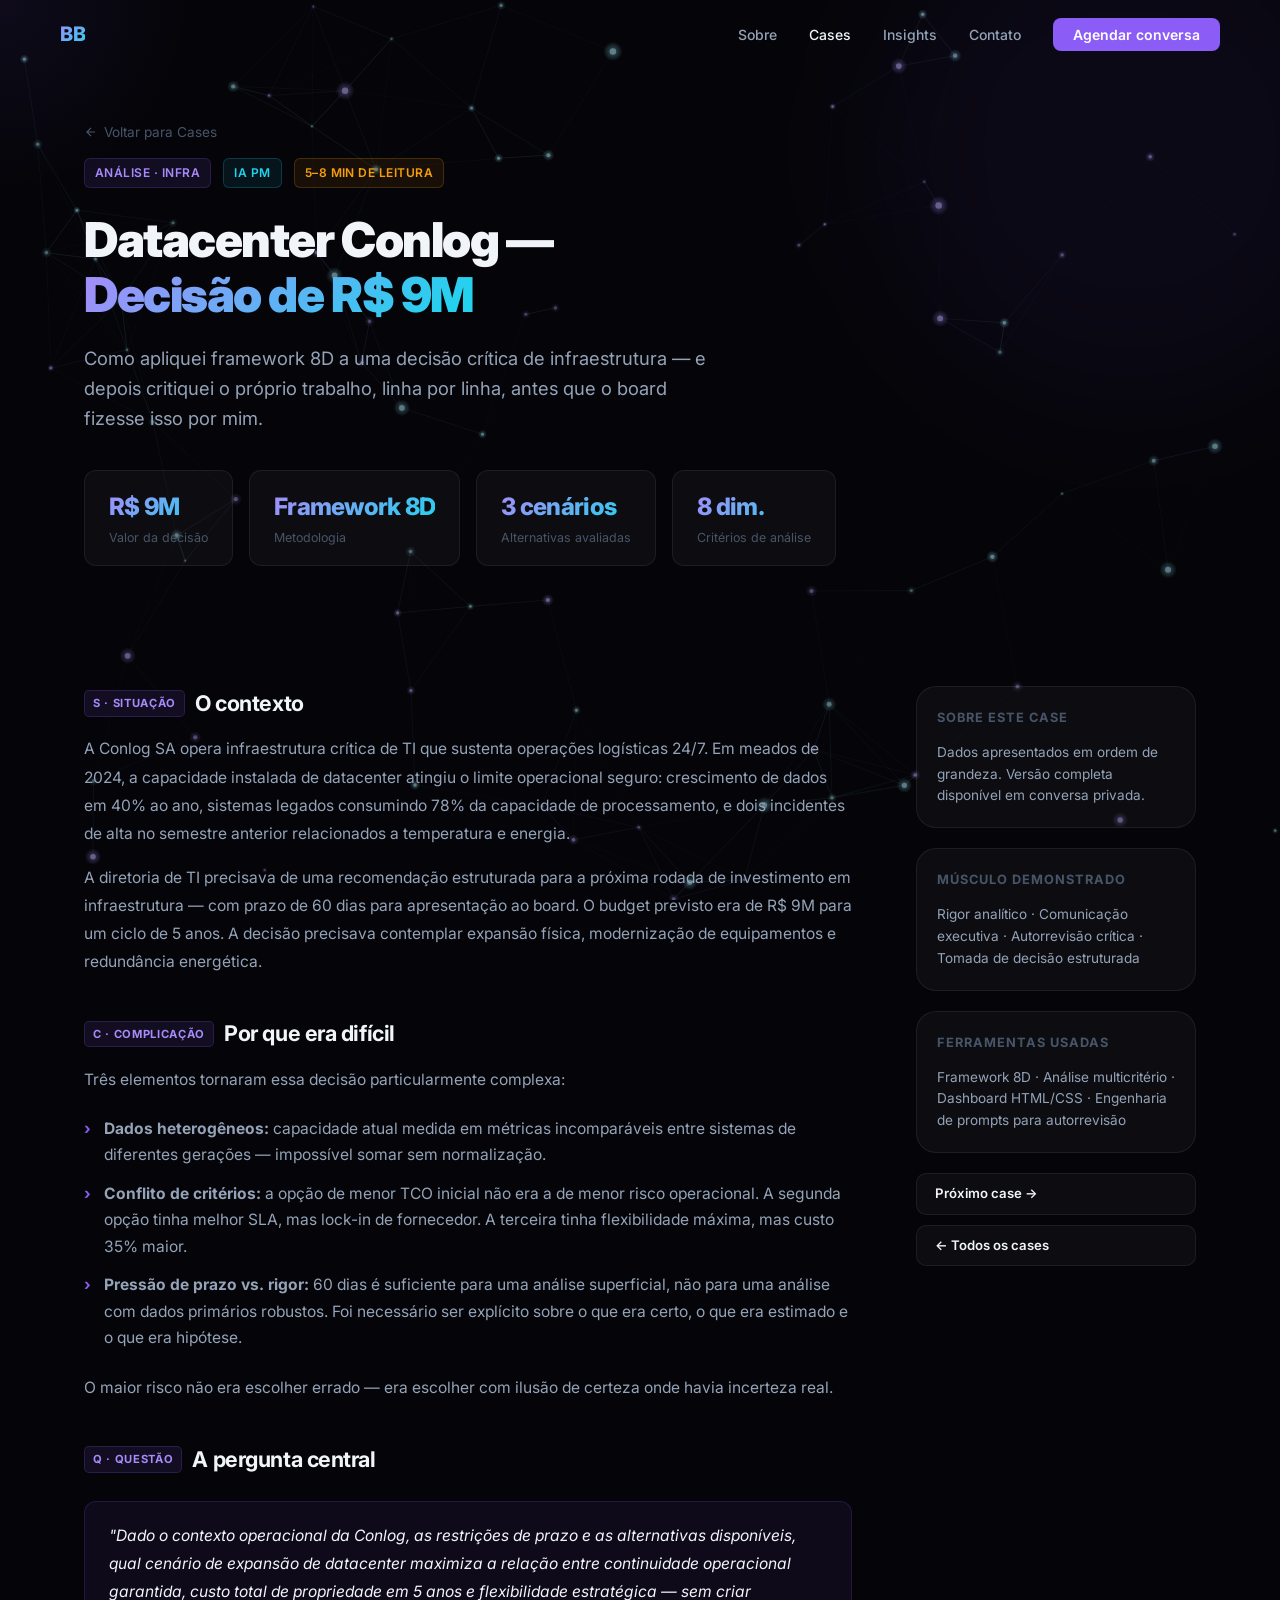
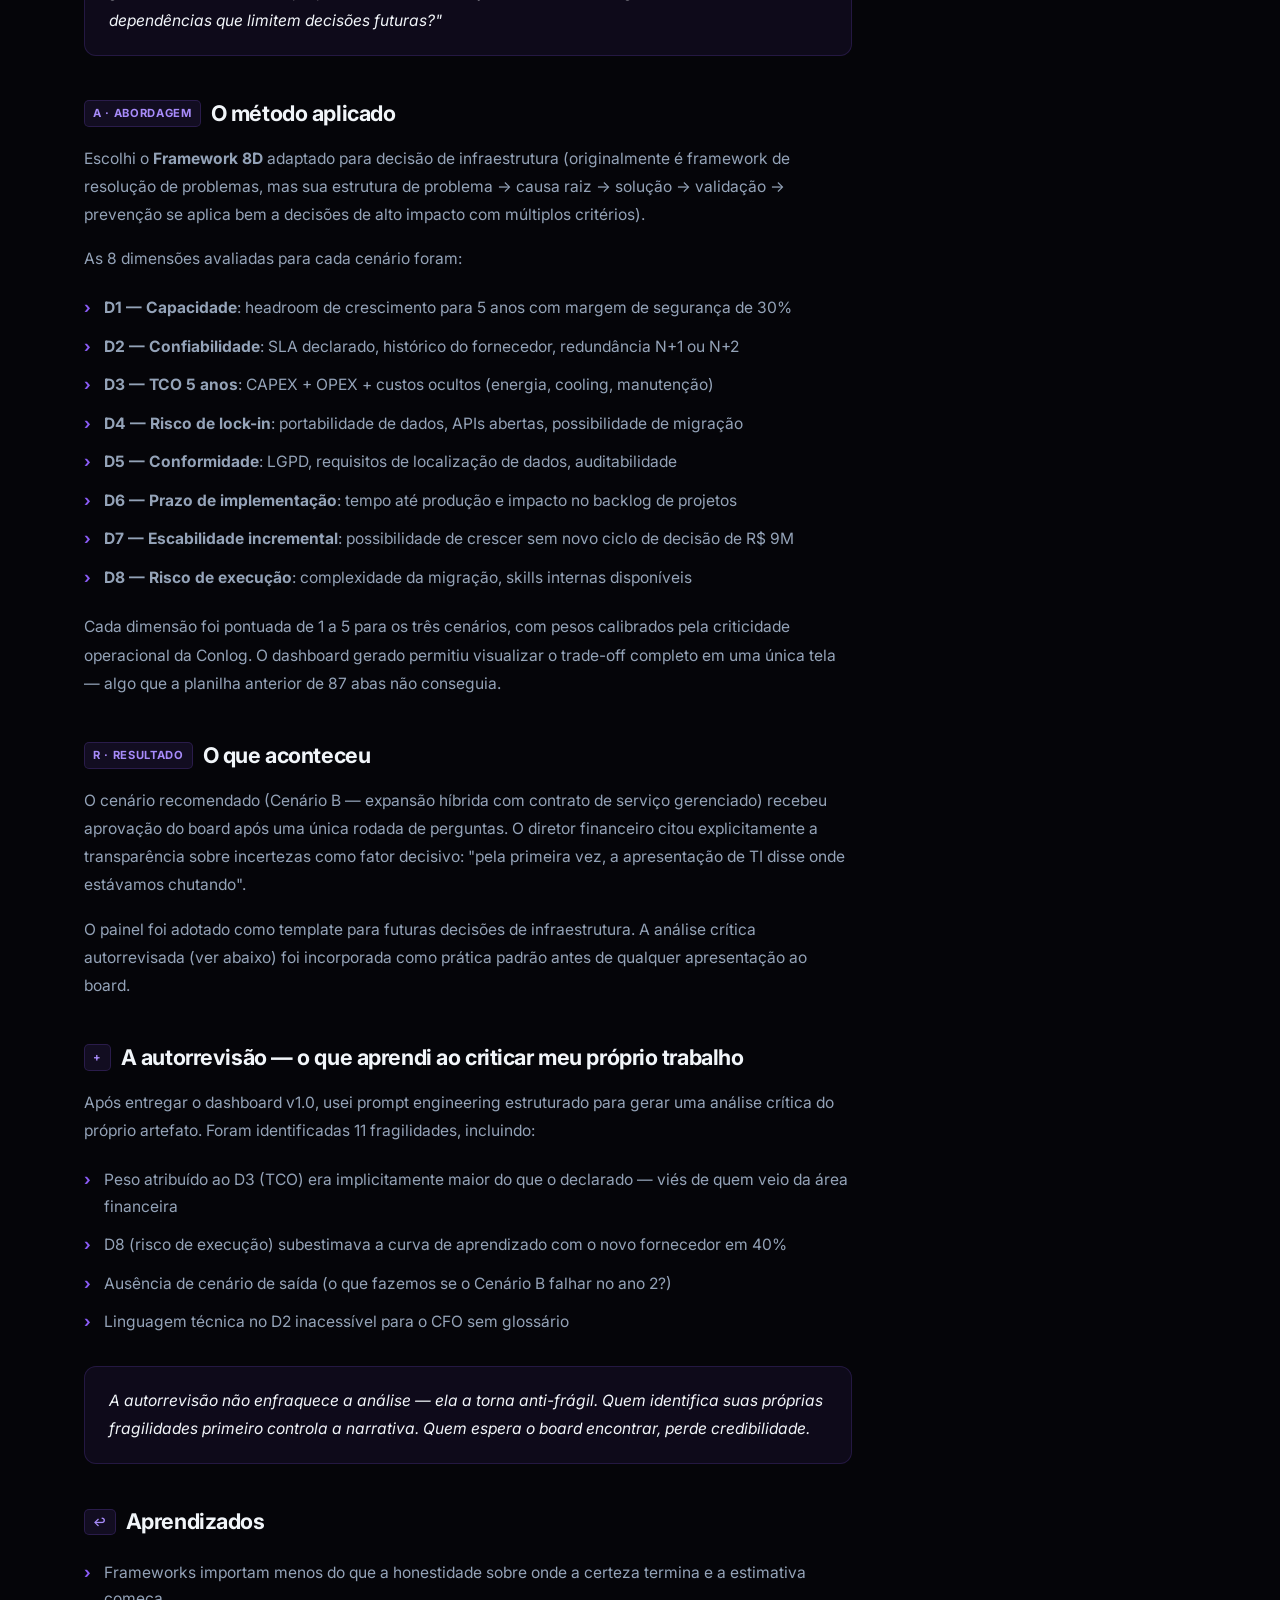
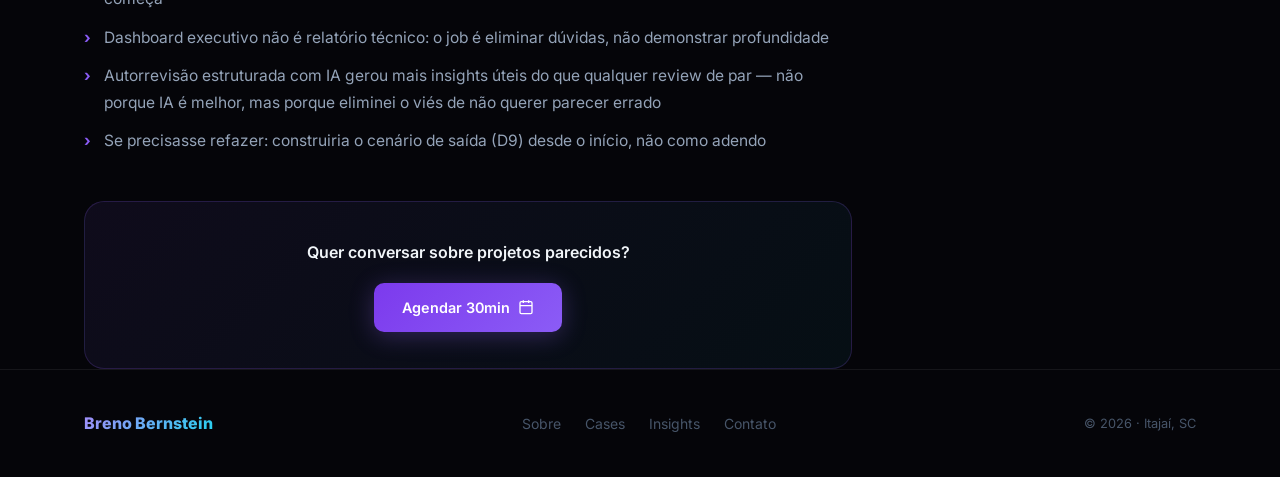
<file: cases/datacenter-conlog.html>
<!DOCTYPE html>
<html lang="pt-BR">
<head>
  <meta charset="UTF-8"/>
  <meta name="viewport" content="width=device-width, initial-scale=1.0"/>
  <title>Datacenter Conlog — Decisão de R$ 9M · Breno Bernstein</title>
  <meta name="description" content="Como apliquei framework 8D a uma decisão de infraestrutura de R$ 9M e depois critiquei o próprio trabalho."/>
  <link rel="stylesheet" href="../assets/css/main.css"/>
  <link rel="preconnect" href="https://fonts.googleapis.com"/>
  <link rel="preconnect" href="https://fonts.gstatic.com" crossorigin/>
</head>
<body>

<canvas id="neural-canvas"></canvas>
<div class="cursor-glow"></div>

<nav>
  <div class="nav-inner">
    <a href="../index.html" class="nav-logo">BB</a>
    <ul class="nav-links">
      <li><a href="../sobre.html">Sobre</a></li>
      <li><a href="index.html" class="active">Cases</a></li>
      <li><a href="../insights/index.html">Insights</a></li>
      <li><a href="../contato.html">Contato</a></li>
      <li><a href="../contato.html" class="nav-cta">Agendar conversa</a></li>
    </ul>
    <button class="nav-hamburger" aria-label="Menu"><span></span><span></span><span></span></button>
  </div>
</nav>
<div class="nav-mobile">
  <button class="close-btn">✕</button>
  <a href="../sobre.html">Sobre</a>
  <a href="index.html">Cases</a>
  <a href="../insights/index.html">Insights</a>
  <a href="../contato.html">Contato</a>
  <a href="../contato.html" class="btn btn-primary btn-sm">Agendar conversa</a>
</div>

<!-- ── CASE HERO ── -->
<div class="case-hero">
  <div class="bg-orb bg-orb-1"></div>
  <div class="container" style="position:relative;z-index:2;">
    <div style="margin-bottom:12px;">
      <a href="index.html" style="color:var(--faint);font-size:0.85rem;text-decoration:none;display:inline-flex;align-items:center;gap:6px;transition:color 0.2s;" onmouseover="this.style.color='var(--primary-l)'" onmouseout="this.style.color='var(--faint)'">
        <svg width="14" height="14" viewBox="0 0 24 24" fill="none" stroke="currentColor" stroke-width="2"><path d="M19 12H5M12 19l-7-7 7-7"/></svg>
        Voltar para Cases
      </a>
    </div>
    <div class="case-hero-meta fade-up">
      <span class="card-tag" style="margin:0;">Análise · Infra</span>
      <span class="card-tag cyan" style="margin:0;">IA PM</span>
      <span class="card-tag amber" style="margin:0;">5–8 min de leitura</span>
    </div>
    <h1 class="fade-up">Datacenter Conlog —<br/><span class="gradient-text">Decisão de R$ 9M</span></h1>
    <p class="case-hero-hook fade-up">Como apliquei framework 8D a uma decisão crítica de infraestrutura — e depois critiquei o próprio trabalho, linha por linha, antes que o board fizesse isso por mim.</p>
    <div class="case-metrics-row fade-up">
      <div class="case-metric"><div class="value">R$ 9M</div><div class="label">Valor da decisão</div></div>
      <div class="case-metric"><div class="value">Framework 8D</div><div class="label">Metodologia</div></div>
      <div class="case-metric"><div class="value">3 cenários</div><div class="label">Alternativas avaliadas</div></div>
      <div class="case-metric"><div class="value">8 dim.</div><div class="label">Critérios de análise</div></div>
    </div>
  </div>
</div>

<!-- ── CASE BODY ── -->
<div class="case-body">
  <div class="container">
    <div class="case-content">

      <!-- Article -->
      <article class="case-article fade-up">

        <h2><span class="h2-tag">S · Situação</span> O contexto</h2>
        <p>A Conlog SA opera infraestrutura crítica de TI que sustenta operações logísticas 24/7. Em meados de 2024, a capacidade instalada de datacenter atingiu o limite operacional seguro: crescimento de dados em 40% ao ano, sistemas legados consumindo 78% da capacidade de processamento, e dois incidentes de alta no semestre anterior relacionados a temperatura e energia.</p>
        <p>A diretoria de TI precisava de uma recomendação estruturada para a próxima rodada de investimento em infraestrutura — com prazo de 60 dias para apresentação ao board. O budget previsto era de R$ 9M para um ciclo de 5 anos. A decisão precisava contemplar expansão física, modernização de equipamentos e redundância energética.</p>

        <h2><span class="h2-tag">C · Complicação</span> Por que era difícil</h2>
        <p>Três elementos tornaram essa decisão particularmente complexa:</p>
        <ul>
          <li><strong>Dados heterogêneos:</strong> capacidade atual medida em métricas incomparáveis entre sistemas de diferentes gerações — impossível somar sem normalização.</li>
          <li><strong>Conflito de critérios:</strong> a opção de menor TCO inicial não era a de menor risco operacional. A segunda opção tinha melhor SLA, mas lock-in de fornecedor. A terceira tinha flexibilidade máxima, mas custo 35% maior.</li>
          <li><strong>Pressão de prazo vs. rigor:</strong> 60 dias é suficiente para uma análise superficial, não para uma análise com dados primários robustos. Foi necessário ser explícito sobre o que era certo, o que era estimado e o que era hipótese.</li>
        </ul>
        <p>O maior risco não era escolher errado — era escolher com ilusão de certeza onde havia incerteza real.</p>

        <h2><span class="h2-tag">Q · Questão</span> A pergunta central</h2>
        <div class="highlight-box">
          <p>"Dado o contexto operacional da Conlog, as restrições de prazo e as alternativas disponíveis, qual cenário de expansão de datacenter maximiza a relação entre continuidade operacional garantida, custo total de propriedade em 5 anos e flexibilidade estratégica — sem criar dependências que limitem decisões futuras?"</p>
        </div>

        <h2><span class="h2-tag">A · Abordagem</span> O método aplicado</h2>
        <p>Escolhi o <strong>Framework 8D</strong> adaptado para decisão de infraestrutura (originalmente é framework de resolução de problemas, mas sua estrutura de problema → causa raiz → solução → validação → prevenção se aplica bem a decisões de alto impacto com múltiplos critérios).</p>
        <p>As 8 dimensões avaliadas para cada cenário foram:</p>
        <ul>
          <li><strong>D1 — Capacidade</strong>: headroom de crescimento para 5 anos com margem de segurança de 30%</li>
          <li><strong>D2 — Confiabilidade</strong>: SLA declarado, histórico do fornecedor, redundância N+1 ou N+2</li>
          <li><strong>D3 — TCO 5 anos</strong>: CAPEX + OPEX + custos ocultos (energia, cooling, manutenção)</li>
          <li><strong>D4 — Risco de lock-in</strong>: portabilidade de dados, APIs abertas, possibilidade de migração</li>
          <li><strong>D5 — Conformidade</strong>: LGPD, requisitos de localização de dados, auditabilidade</li>
          <li><strong>D6 — Prazo de implementação</strong>: tempo até produção e impacto no backlog de projetos</li>
          <li><strong>D7 — Escabilidade incremental</strong>: possibilidade de crescer sem novo ciclo de decisão de R$ 9M</li>
          <li><strong>D8 — Risco de execução</strong>: complexidade da migração, skills internas disponíveis</li>
        </ul>
        <p>Cada dimensão foi pontuada de 1 a 5 para os três cenários, com pesos calibrados pela criticidade operacional da Conlog. O dashboard gerado permitiu visualizar o trade-off completo em uma única tela — algo que a planilha anterior de 87 abas não conseguia.</p>

        <h2><span class="h2-tag">R · Resultado</span> O que aconteceu</h2>
        <p>O cenário recomendado (Cenário B — expansão híbrida com contrato de serviço gerenciado) recebeu aprovação do board após uma única rodada de perguntas. O diretor financeiro citou explicitamente a transparência sobre incertezas como fator decisivo: "pela primeira vez, a apresentação de TI disse onde estávamos chutando".</p>
        <p>O painel foi adotado como template para futuras decisões de infraestrutura. A análise crítica autorrevisada (ver abaixo) foi incorporada como prática padrão antes de qualquer apresentação ao board.</p>

        <h2><span class="h2-tag">+</span> A autorrevisão — o que aprendi ao criticar meu próprio trabalho</h2>
        <p>Após entregar o dashboard v1.0, usei prompt engineering estruturado para gerar uma análise crítica do próprio artefato. Foram identificadas 11 fragilidades, incluindo:</p>
        <ul>
          <li>Peso atribuído ao D3 (TCO) era implicitamente maior do que o declarado — viés de quem veio da área financeira</li>
          <li>D8 (risco de execução) subestimava a curva de aprendizado com o novo fornecedor em 40%</li>
          <li>Ausência de cenário de saída (o que fazemos se o Cenário B falhar no ano 2?)</li>
          <li>Linguagem técnica no D2 inacessível para o CFO sem glossário</li>
        </ul>
        <div class="highlight-box">
          <p>A autorrevisão não enfraquece a análise — ela a torna anti-frágil. Quem identifica suas próprias fragilidades primeiro controla a narrativa. Quem espera o board encontrar, perde credibilidade.</p>
        </div>

        <h2><span class="h2-tag">↩</span> Aprendizados</h2>
        <ul>
          <li>Frameworks importam menos do que a honestidade sobre onde a certeza termina e a estimativa começa</li>
          <li>Dashboard executivo não é relatório técnico: o job é eliminar dúvidas, não demonstrar profundidade</li>
          <li>Autorrevisão estruturada com IA gerou mais insights úteis do que qualquer review de par — não porque IA é melhor, mas porque eliminei o viés de não querer parecer errado</li>
          <li>Se precisasse refazer: construiria o cenário de saída (D9) desde o início, não como adendo</li>
        </ul>

        <!-- CTA -->
        <div class="card" style="margin-top:40px;background:linear-gradient(135deg,rgba(139,92,246,0.08),rgba(34,211,238,0.05));border-color:rgba(139,92,246,0.2);text-align:center;padding:36px;">
          <p style="font-size:1rem;color:var(--text);font-weight:600;margin-bottom:16px;">Quer conversar sobre projetos parecidos?</p>
          <a href="../contato.html" class="btn btn-primary">
            Agendar 30min
            <svg width="16" height="16" viewBox="0 0 24 24" fill="none" stroke="currentColor" stroke-width="2"><rect x="3" y="4" width="18" height="18" rx="2"/><path d="M16 2v4M8 2v4M3 10h18"/></svg>
          </a>
        </div>
      </article>

      <!-- Sidebar -->
      <aside class="case-sidebar fade-up">
        <div class="sidebar-card">
          <h4>Sobre este case</h4>
          <p>Dados apresentados em ordem de grandeza. Versão completa disponível em conversa privada.</p>
        </div>
        <div class="sidebar-card">
          <h4>Músculo demonstrado</h4>
          <p>Rigor analítico · Comunicação executiva · Autorrevisão crítica · Tomada de decisão estruturada</p>
        </div>
        <div class="sidebar-card">
          <h4>Ferramentas usadas</h4>
          <p>Framework 8D · Análise multicritério · Dashboard HTML/CSS · Engenharia de prompts para autorrevisão</p>
        </div>
        <div style="display:flex;flex-direction:column;gap:10px;">
          <a href="frete-minimo.html" class="btn btn-ghost btn-sm">Próximo case →</a>
          <a href="index.html" class="btn btn-ghost btn-sm">← Todos os cases</a>
        </div>
      </aside>
    </div>
  </div>
</div>

<footer>
  <div class="container">
    <div class="footer-inner">
      <a href="../index.html" class="footer-logo">Breno Bernstein</a>
      <ul class="footer-links">
        <li><a href="../sobre.html">Sobre</a></li>
        <li><a href="index.html">Cases</a></li>
        <li><a href="../insights/index.html">Insights</a></li>
        <li><a href="../contato.html">Contato</a></li>
      </ul>
      <p class="footer-copy">© 2026 · Itajaí, SC</p>
    </div>
  </div>
</footer>

<script src="../assets/js/neural.js"></script>
<script src="../assets/js/main.js"></script>
<script>new NeuralNetwork('neural-canvas');</script>
</body>
</html>
</file>
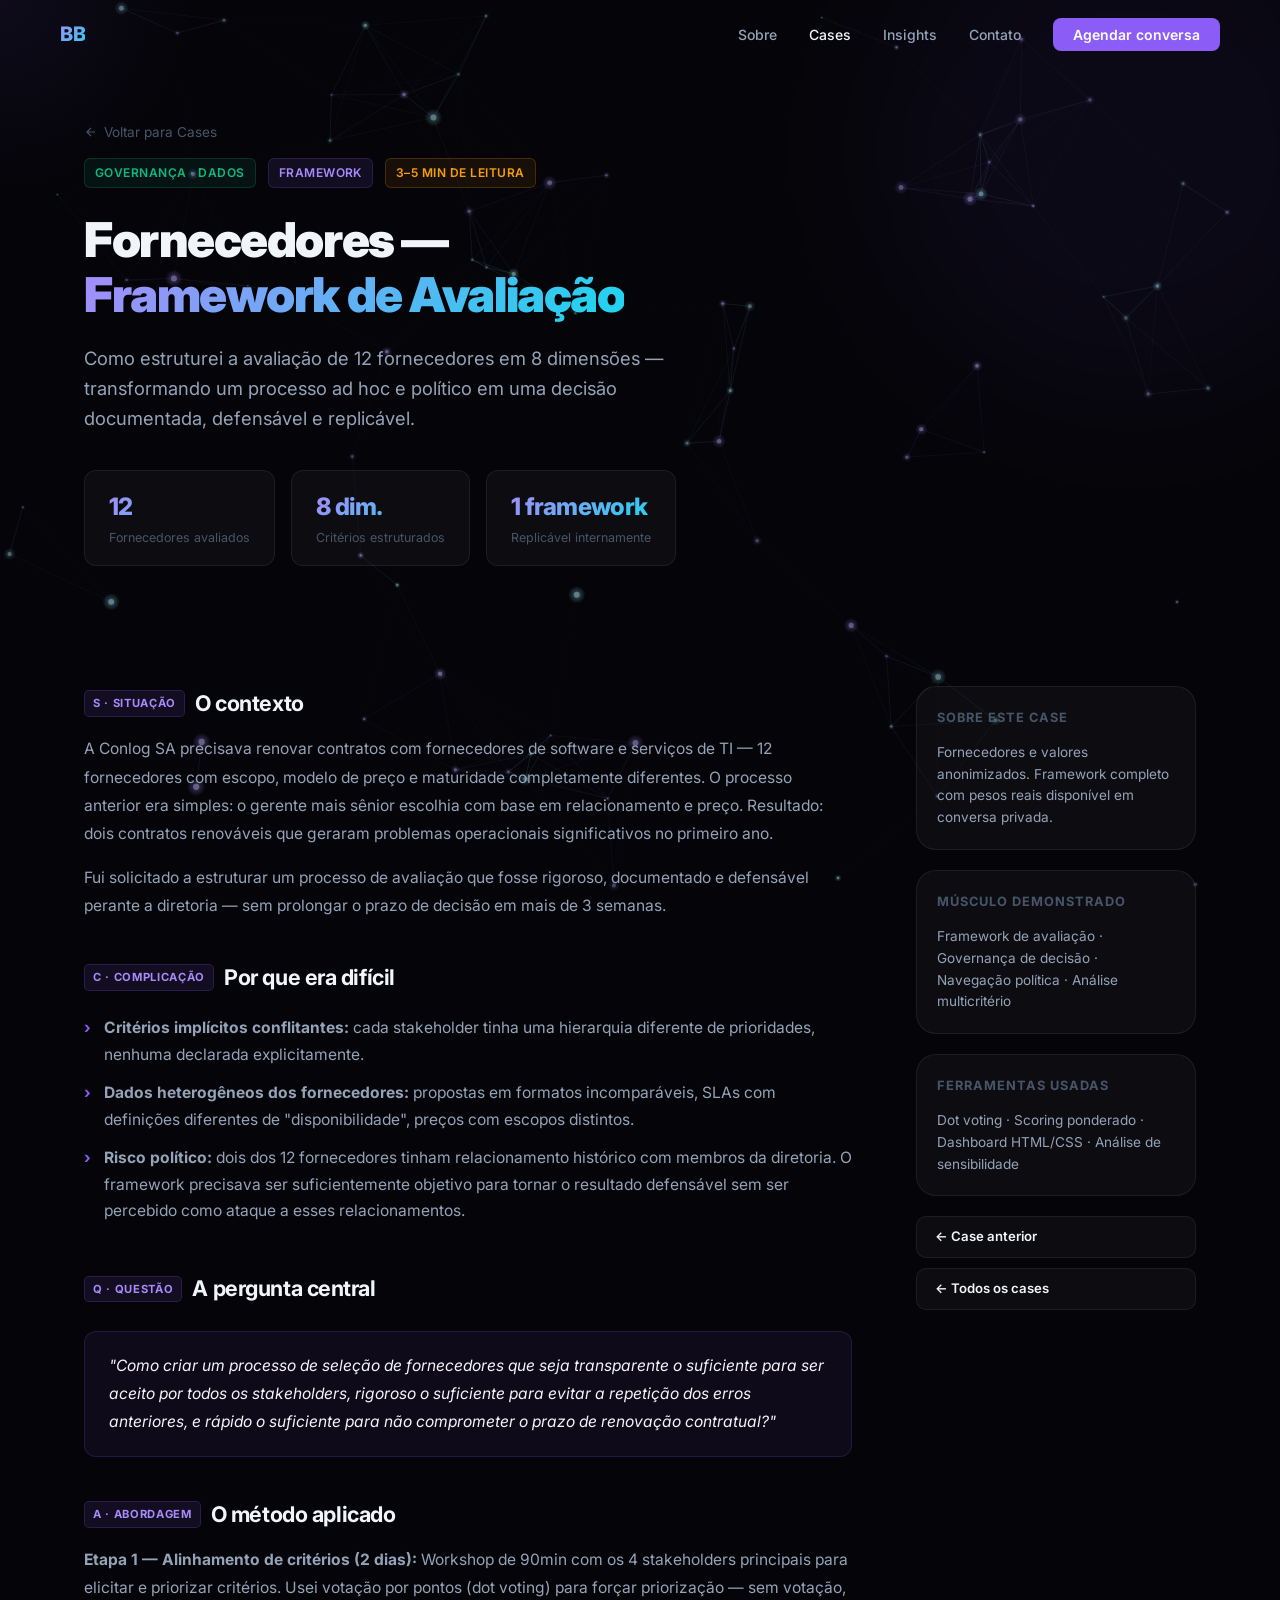
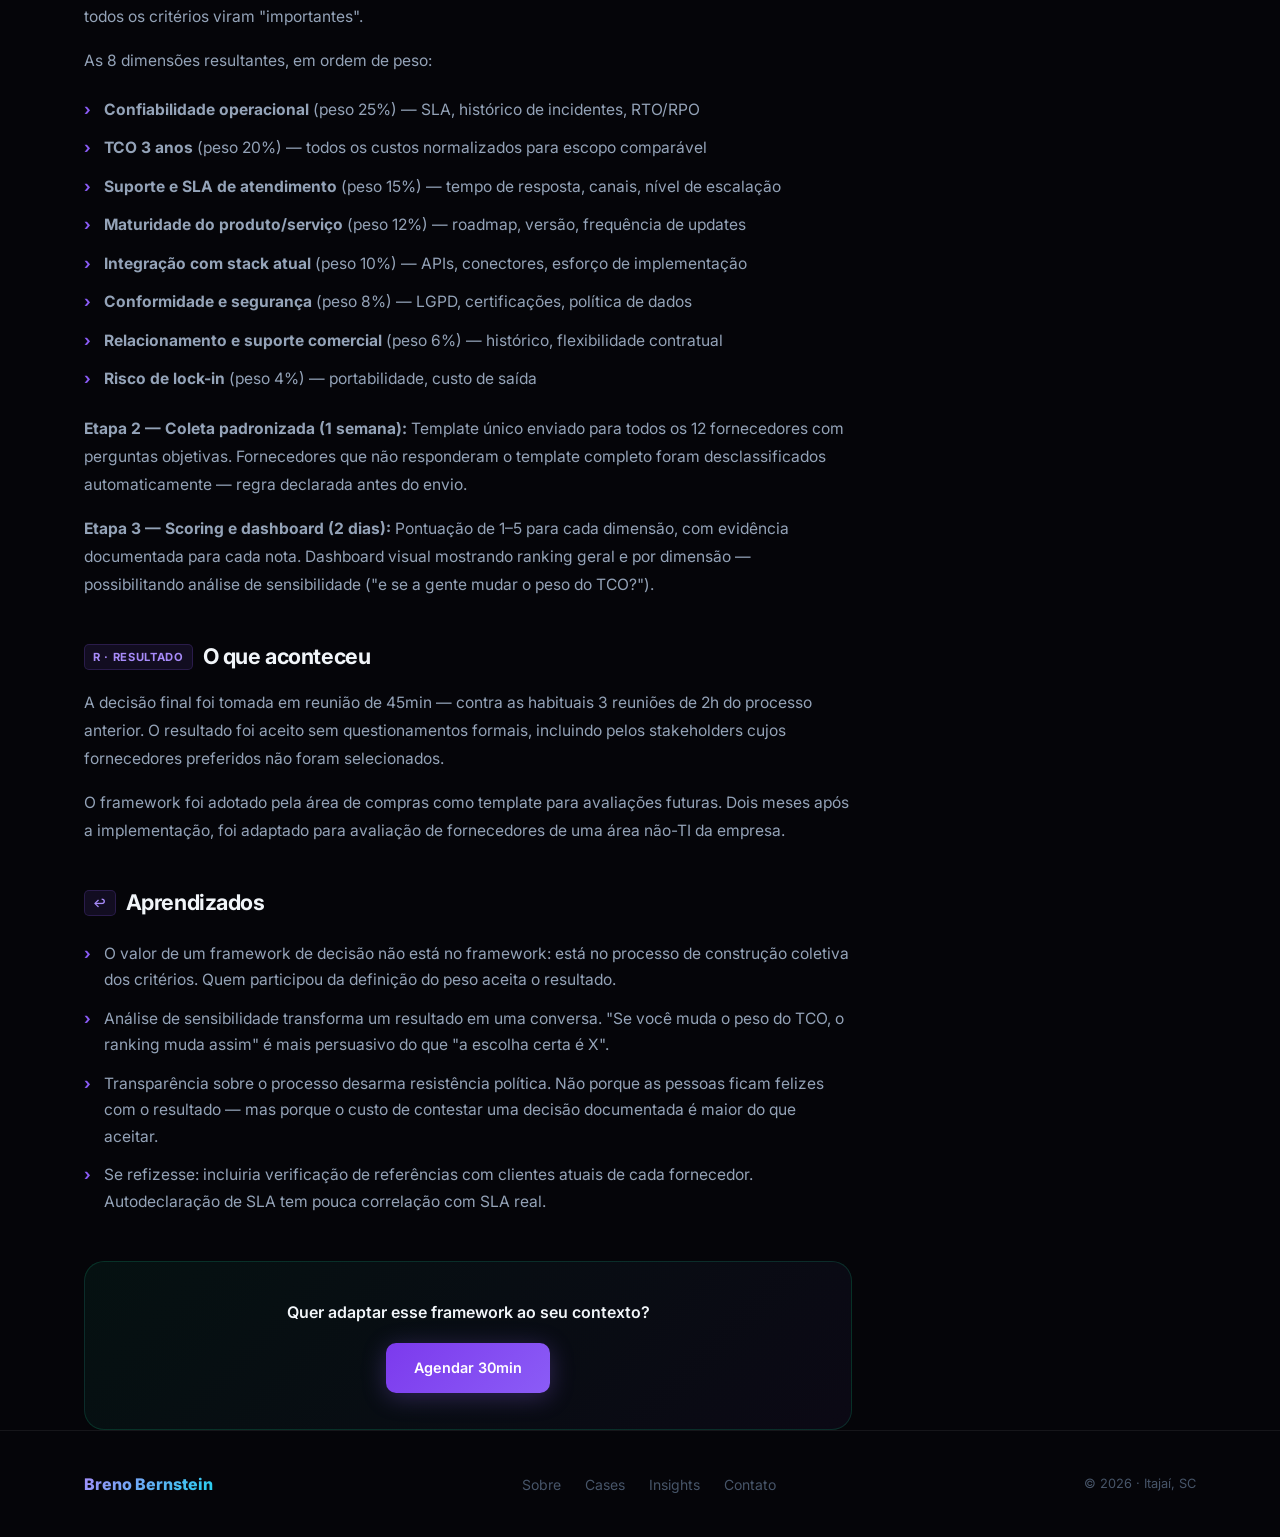
<file: cases/fornecedores.html>
<!DOCTYPE html>
<html lang="pt-BR">
<head>
  <meta charset="UTF-8"/>
  <meta name="viewport" content="width=device-width, initial-scale=1.0"/>
  <title>Fornecedores — Framework de Avaliação · Breno Bernstein</title>
  <meta name="description" content="Como avaliar 12 fornecedores em 8 dimensões sem perder a noite no Excel — framework replicável de decisão."/>
  <link rel="stylesheet" href="../assets/css/main.css"/>
  <link rel="preconnect" href="https://fonts.googleapis.com"/>
</head>
<body>

<canvas id="neural-canvas"></canvas>
<div class="cursor-glow"></div>

<nav>
  <div class="nav-inner">
    <a href="../index.html" class="nav-logo">BB</a>
    <ul class="nav-links">
      <li><a href="../sobre.html">Sobre</a></li>
      <li><a href="index.html" class="active">Cases</a></li>
      <li><a href="../insights/index.html">Insights</a></li>
      <li><a href="../contato.html">Contato</a></li>
      <li><a href="../contato.html" class="nav-cta">Agendar conversa</a></li>
    </ul>
    <button class="nav-hamburger" aria-label="Menu"><span></span><span></span><span></span></button>
  </div>
</nav>
<div class="nav-mobile">
  <button class="close-btn">✕</button>
  <a href="../sobre.html">Sobre</a>
  <a href="index.html">Cases</a>
  <a href="../insights/index.html">Insights</a>
  <a href="../contato.html">Contato</a>
  <a href="../contato.html" class="btn btn-primary btn-sm">Agendar conversa</a>
</div>

<div class="case-hero">
  <div class="bg-orb bg-orb-1"></div>
  <div class="container" style="position:relative;z-index:2;">
    <div style="margin-bottom:12px;">
      <a href="index.html" style="color:var(--faint);font-size:0.85rem;text-decoration:none;display:inline-flex;align-items:center;gap:6px;" onmouseover="this.style.color='var(--primary-l)'" onmouseout="this.style.color='var(--faint)'">
        <svg width="14" height="14" viewBox="0 0 24 24" fill="none" stroke="currentColor" stroke-width="2"><path d="M19 12H5M12 19l-7-7 7-7"/></svg>
        Voltar para Cases
      </a>
    </div>
    <div class="case-hero-meta fade-up">
      <span class="card-tag green" style="margin:0;">Governança · Dados</span>
      <span class="card-tag" style="margin:0;">Framework</span>
      <span class="card-tag amber" style="margin:0;">3–5 min de leitura</span>
    </div>
    <h1 class="fade-up">Fornecedores —<br/><span class="gradient-text">Framework de Avaliação</span></h1>
    <p class="case-hero-hook fade-up">Como estruturei a avaliação de 12 fornecedores em 8 dimensões — transformando um processo ad hoc e político em uma decisão documentada, defensável e replicável.</p>
    <div class="case-metrics-row fade-up">
      <div class="case-metric"><div class="value">12</div><div class="label">Fornecedores avaliados</div></div>
      <div class="case-metric"><div class="value">8 dim.</div><div class="label">Critérios estruturados</div></div>
      <div class="case-metric"><div class="value">1 framework</div><div class="label">Replicável internamente</div></div>
    </div>
  </div>
</div>

<div class="case-body">
  <div class="container">
    <div class="case-content">
      <article class="case-article fade-up">

        <h2><span class="h2-tag">S · Situação</span> O contexto</h2>
        <p>A Conlog SA precisava renovar contratos com fornecedores de software e serviços de TI — 12 fornecedores com escopo, modelo de preço e maturidade completamente diferentes. O processo anterior era simples: o gerente mais sênior escolhia com base em relacionamento e preço. Resultado: dois contratos renováveis que geraram problemas operacionais significativos no primeiro ano.</p>
        <p>Fui solicitado a estruturar um processo de avaliação que fosse rigoroso, documentado e defensável perante a diretoria — sem prolongar o prazo de decisão em mais de 3 semanas.</p>

        <h2><span class="h2-tag">C · Complicação</span> Por que era difícil</h2>
        <ul>
          <li><strong>Critérios implícitos conflitantes:</strong> cada stakeholder tinha uma hierarquia diferente de prioridades, nenhuma declarada explicitamente.</li>
          <li><strong>Dados heterogêneos dos fornecedores:</strong> propostas em formatos incomparáveis, SLAs com definições diferentes de "disponibilidade", preços com escopos distintos.</li>
          <li><strong>Risco político:</strong> dois dos 12 fornecedores tinham relacionamento histórico com membros da diretoria. O framework precisava ser suficientemente objetivo para tornar o resultado defensável sem ser percebido como ataque a esses relacionamentos.</li>
        </ul>

        <h2><span class="h2-tag">Q · Questão</span> A pergunta central</h2>
        <div class="highlight-box">
          <p>"Como criar um processo de seleção de fornecedores que seja transparente o suficiente para ser aceito por todos os stakeholders, rigoroso o suficiente para evitar a repetição dos erros anteriores, e rápido o suficiente para não comprometer o prazo de renovação contratual?"</p>
        </div>

        <h2><span class="h2-tag">A · Abordagem</span> O método aplicado</h2>
        <p><strong>Etapa 1 — Alinhamento de critérios (2 dias):</strong> Workshop de 90min com os 4 stakeholders principais para elicitar e priorizar critérios. Usei votação por pontos (dot voting) para forçar priorização — sem votação, todos os critérios viram "importantes".</p>
        <p>As 8 dimensões resultantes, em ordem de peso:</p>
        <ul>
          <li><strong>Confiabilidade operacional</strong> (peso 25%) — SLA, histórico de incidentes, RTO/RPO</li>
          <li><strong>TCO 3 anos</strong> (peso 20%) — todos os custos normalizados para escopo comparável</li>
          <li><strong>Suporte e SLA de atendimento</strong> (peso 15%) — tempo de resposta, canais, nível de escalação</li>
          <li><strong>Maturidade do produto/serviço</strong> (peso 12%) — roadmap, versão, frequência de updates</li>
          <li><strong>Integração com stack atual</strong> (peso 10%) — APIs, conectores, esforço de implementação</li>
          <li><strong>Conformidade e segurança</strong> (peso 8%) — LGPD, certificações, política de dados</li>
          <li><strong>Relacionamento e suporte comercial</strong> (peso 6%) — histórico, flexibilidade contratual</li>
          <li><strong>Risco de lock-in</strong> (peso 4%) — portabilidade, custo de saída</li>
        </ul>
        <p><strong>Etapa 2 — Coleta padronizada (1 semana):</strong> Template único enviado para todos os 12 fornecedores com perguntas objetivas. Fornecedores que não responderam o template completo foram desclassificados automaticamente — regra declarada antes do envio.</p>
        <p><strong>Etapa 3 — Scoring e dashboard (2 dias):</strong> Pontuação de 1–5 para cada dimensão, com evidência documentada para cada nota. Dashboard visual mostrando ranking geral e por dimensão — possibilitando análise de sensibilidade ("e se a gente mudar o peso do TCO?").</p>

        <h2><span class="h2-tag">R · Resultado</span> O que aconteceu</h2>
        <p>A decisão final foi tomada em reunião de 45min — contra as habituais 3 reuniões de 2h do processo anterior. O resultado foi aceito sem questionamentos formais, incluindo pelos stakeholders cujos fornecedores preferidos não foram selecionados.</p>
        <p>O framework foi adotado pela área de compras como template para avaliações futuras. Dois meses após a implementação, foi adaptado para avaliação de fornecedores de uma área não-TI da empresa.</p>

        <h2><span class="h2-tag">↩</span> Aprendizados</h2>
        <ul>
          <li>O valor de um framework de decisão não está no framework: está no processo de construção coletiva dos critérios. Quem participou da definição do peso aceita o resultado.</li>
          <li>Análise de sensibilidade transforma um resultado em uma conversa. "Se você muda o peso do TCO, o ranking muda assim" é mais persuasivo do que "a escolha certa é X".</li>
          <li>Transparência sobre o processo desarma resistência política. Não porque as pessoas ficam felizes com o resultado — mas porque o custo de contestar uma decisão documentada é maior do que aceitar.</li>
          <li>Se refizesse: incluiria verificação de referências com clientes atuais de cada fornecedor. Autodeclaração de SLA tem pouca correlação com SLA real.</li>
        </ul>

        <div class="card" style="margin-top:40px;background:linear-gradient(135deg,rgba(16,185,129,0.07),rgba(139,92,246,0.05));border-color:rgba(16,185,129,0.2);text-align:center;padding:36px;">
          <p style="font-size:1rem;color:var(--text);font-weight:600;margin-bottom:16px;">Quer adaptar esse framework ao seu contexto?</p>
          <a href="../contato.html" class="btn btn-primary">Agendar 30min</a>
        </div>
      </article>

      <aside class="case-sidebar fade-up">
        <div class="sidebar-card">
          <h4>Sobre este case</h4>
          <p>Fornecedores e valores anonimizados. Framework completo com pesos reais disponível em conversa privada.</p>
        </div>
        <div class="sidebar-card">
          <h4>Músculo demonstrado</h4>
          <p>Framework de avaliação · Governança de decisão · Navegação política · Análise multicritério</p>
        </div>
        <div class="sidebar-card">
          <h4>Ferramentas usadas</h4>
          <p>Dot voting · Scoring ponderado · Dashboard HTML/CSS · Análise de sensibilidade</p>
        </div>
        <div style="display:flex;flex-direction:column;gap:10px;">
          <a href="frete-minimo.html" class="btn btn-ghost btn-sm">← Case anterior</a>
          <a href="index.html" class="btn btn-ghost btn-sm">← Todos os cases</a>
        </div>
      </aside>
    </div>
  </div>
</div>

<footer>
  <div class="container">
    <div class="footer-inner">
      <a href="../index.html" class="footer-logo">Breno Bernstein</a>
      <ul class="footer-links">
        <li><a href="../sobre.html">Sobre</a></li>
        <li><a href="index.html">Cases</a></li>
        <li><a href="../insights/index.html">Insights</a></li>
        <li><a href="../contato.html">Contato</a></li>
      </ul>
      <p class="footer-copy">© 2026 · Itajaí, SC</p>
    </div>
  </div>
</footer>

<script src="../assets/js/neural.js"></script>
<script src="../assets/js/main.js"></script>
<script>new NeuralNetwork('neural-canvas');</script>
</body>
</html>
</file>
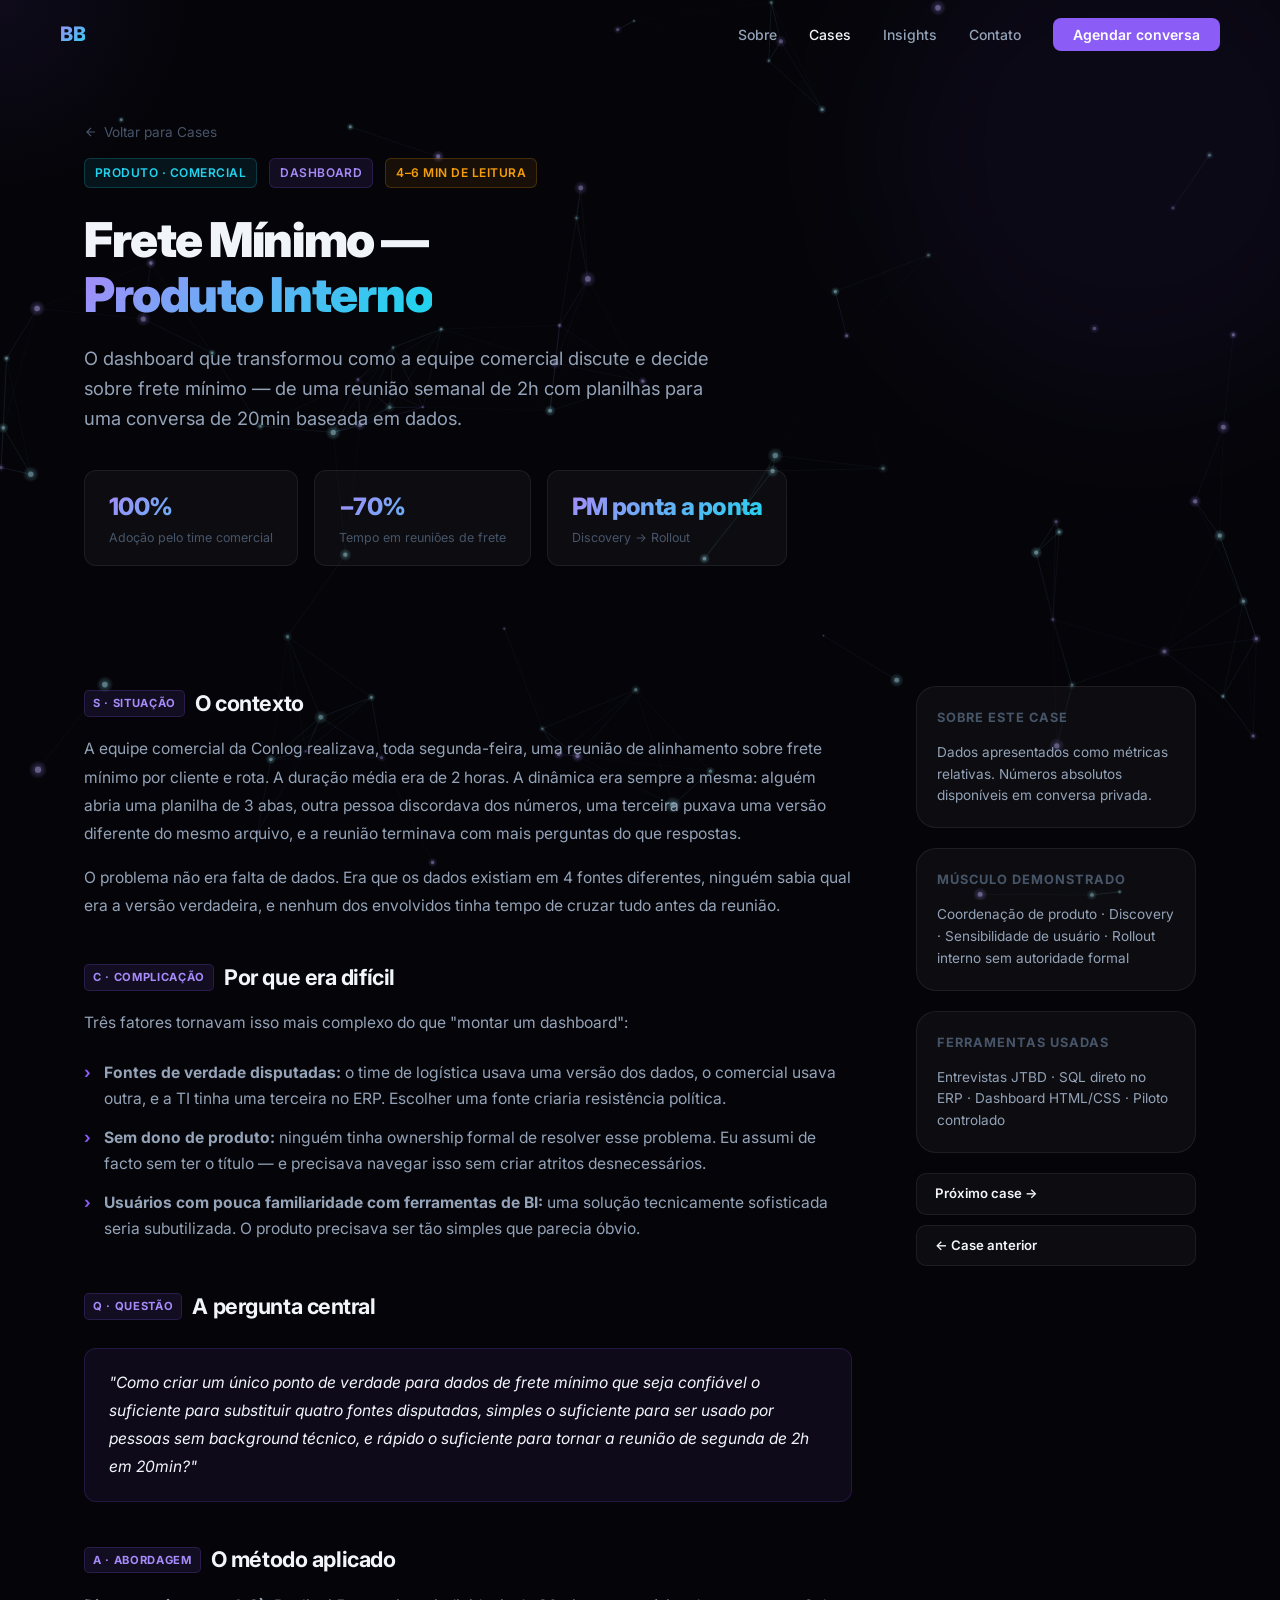
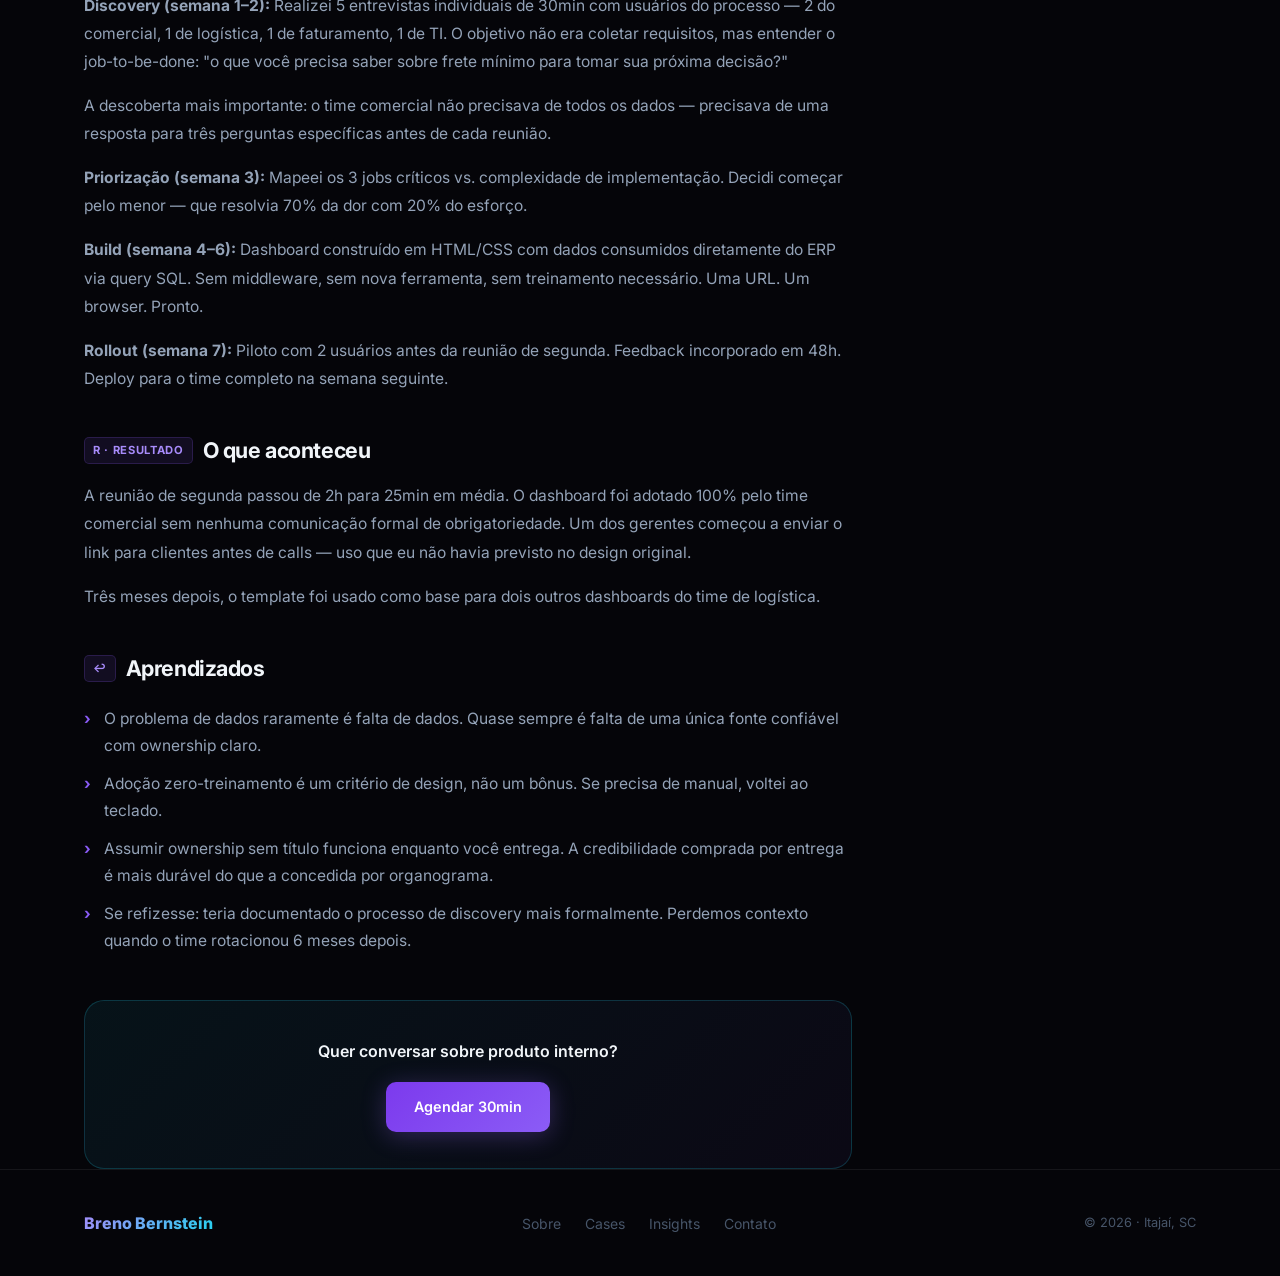
<file: cases/frete-minimo.html>
<!DOCTYPE html>
<html lang="pt-BR">
<head>
  <meta charset="UTF-8"/>
  <meta name="viewport" content="width=device-width, initial-scale=1.0"/>
  <title>Frete Mínimo — Produto Interno · Breno Bernstein</title>
  <meta name="description" content="O dashboard que mudou como a equipe comercial discute frete mínimo — coordenação de produto de ponta a ponta."/>
  <link rel="stylesheet" href="../assets/css/main.css"/>
  <link rel="preconnect" href="https://fonts.googleapis.com"/>
</head>
<body>

<canvas id="neural-canvas"></canvas>
<div class="cursor-glow"></div>

<nav>
  <div class="nav-inner">
    <a href="../index.html" class="nav-logo">BB</a>
    <ul class="nav-links">
      <li><a href="../sobre.html">Sobre</a></li>
      <li><a href="index.html" class="active">Cases</a></li>
      <li><a href="../insights/index.html">Insights</a></li>
      <li><a href="../contato.html">Contato</a></li>
      <li><a href="../contato.html" class="nav-cta">Agendar conversa</a></li>
    </ul>
    <button class="nav-hamburger" aria-label="Menu"><span></span><span></span><span></span></button>
  </div>
</nav>
<div class="nav-mobile">
  <button class="close-btn">✕</button>
  <a href="../sobre.html">Sobre</a>
  <a href="index.html">Cases</a>
  <a href="../insights/index.html">Insights</a>
  <a href="../contato.html">Contato</a>
  <a href="../contato.html" class="btn btn-primary btn-sm">Agendar conversa</a>
</div>

<div class="case-hero">
  <div class="bg-orb bg-orb-1"></div>
  <div class="container" style="position:relative;z-index:2;">
    <div style="margin-bottom:12px;">
      <a href="index.html" style="color:var(--faint);font-size:0.85rem;text-decoration:none;display:inline-flex;align-items:center;gap:6px;" onmouseover="this.style.color='var(--primary-l)'" onmouseout="this.style.color='var(--faint)'">
        <svg width="14" height="14" viewBox="0 0 24 24" fill="none" stroke="currentColor" stroke-width="2"><path d="M19 12H5M12 19l-7-7 7-7"/></svg>
        Voltar para Cases
      </a>
    </div>
    <div class="case-hero-meta fade-up">
      <span class="card-tag cyan" style="margin:0;">Produto · Comercial</span>
      <span class="card-tag" style="margin:0;">Dashboard</span>
      <span class="card-tag amber" style="margin:0;">4–6 min de leitura</span>
    </div>
    <h1 class="fade-up">Frete Mínimo —<br/><span class="gradient-text">Produto Interno</span></h1>
    <p class="case-hero-hook fade-up">O dashboard que transformou como a equipe comercial discute e decide sobre frete mínimo — de uma reunião semanal de 2h com planilhas para uma conversa de 20min baseada em dados.</p>
    <div class="case-metrics-row fade-up">
      <div class="case-metric"><div class="value">100%</div><div class="label">Adoção pelo time comercial</div></div>
      <div class="case-metric"><div class="value">−70%</div><div class="label">Tempo em reuniões de frete</div></div>
      <div class="case-metric"><div class="value">PM ponta a ponta</div><div class="label">Discovery → Rollout</div></div>
    </div>
  </div>
</div>

<div class="case-body">
  <div class="container">
    <div class="case-content">
      <article class="case-article fade-up">

        <h2><span class="h2-tag">S · Situação</span> O contexto</h2>
        <p>A equipe comercial da Conlog realizava, toda segunda-feira, uma reunião de alinhamento sobre frete mínimo por cliente e rota. A duração média era de 2 horas. A dinâmica era sempre a mesma: alguém abria uma planilha de 3 abas, outra pessoa discordava dos números, uma terceira puxava uma versão diferente do mesmo arquivo, e a reunião terminava com mais perguntas do que respostas.</p>
        <p>O problema não era falta de dados. Era que os dados existiam em 4 fontes diferentes, ninguém sabia qual era a versão verdadeira, e nenhum dos envolvidos tinha tempo de cruzar tudo antes da reunião.</p>

        <h2><span class="h2-tag">C · Complicação</span> Por que era difícil</h2>
        <p>Três fatores tornavam isso mais complexo do que "montar um dashboard":</p>
        <ul>
          <li><strong>Fontes de verdade disputadas:</strong> o time de logística usava uma versão dos dados, o comercial usava outra, e a TI tinha uma terceira no ERP. Escolher uma fonte criaria resistência política.</li>
          <li><strong>Sem dono de produto:</strong> ninguém tinha ownership formal de resolver esse problema. Eu assumi de facto sem ter o título — e precisava navegar isso sem criar atritos desnecessários.</li>
          <li><strong>Usuários com pouca familiaridade com ferramentas de BI:</strong> uma solução tecnicamente sofisticada seria subutilizada. O produto precisava ser tão simples que parecia óbvio.</li>
        </ul>

        <h2><span class="h2-tag">Q · Questão</span> A pergunta central</h2>
        <div class="highlight-box">
          <p>"Como criar um único ponto de verdade para dados de frete mínimo que seja confiável o suficiente para substituir quatro fontes disputadas, simples o suficiente para ser usado por pessoas sem background técnico, e rápido o suficiente para tornar a reunião de segunda de 2h em 20min?"</p>
        </div>

        <h2><span class="h2-tag">A · Abordagem</span> O método aplicado</h2>
        <p><strong>Discovery (semana 1–2):</strong> Realizei 5 entrevistas individuais de 30min com usuários do processo — 2 do comercial, 1 de logística, 1 de faturamento, 1 de TI. O objetivo não era coletar requisitos, mas entender o job-to-be-done: "o que você precisa saber sobre frete mínimo para tomar sua próxima decisão?"</p>
        <p>A descoberta mais importante: o time comercial não precisava de todos os dados — precisava de uma resposta para três perguntas específicas antes de cada reunião.</p>
        <p><strong>Priorização (semana 3):</strong> Mapeei os 3 jobs críticos vs. complexidade de implementação. Decidi começar pelo menor — que resolvia 70% da dor com 20% do esforço.</p>
        <p><strong>Build (semana 4–6):</strong> Dashboard construído em HTML/CSS com dados consumidos diretamente do ERP via query SQL. Sem middleware, sem nova ferramenta, sem treinamento necessário. Uma URL. Um browser. Pronto.</p>
        <p><strong>Rollout (semana 7):</strong> Piloto com 2 usuários antes da reunião de segunda. Feedback incorporado em 48h. Deploy para o time completo na semana seguinte.</p>

        <h2><span class="h2-tag">R · Resultado</span> O que aconteceu</h2>
        <p>A reunião de segunda passou de 2h para 25min em média. O dashboard foi adotado 100% pelo time comercial sem nenhuma comunicação formal de obrigatoriedade. Um dos gerentes começou a enviar o link para clientes antes de calls — uso que eu não havia previsto no design original.</p>
        <p>Três meses depois, o template foi usado como base para dois outros dashboards do time de logística.</p>

        <h2><span class="h2-tag">↩</span> Aprendizados</h2>
        <ul>
          <li>O problema de dados raramente é falta de dados. Quase sempre é falta de uma única fonte confiável com ownership claro.</li>
          <li>Adoção zero-treinamento é um critério de design, não um bônus. Se precisa de manual, voltei ao teclado.</li>
          <li>Assumir ownership sem título funciona enquanto você entrega. A credibilidade comprada por entrega é mais durável do que a concedida por organograma.</li>
          <li>Se refizesse: teria documentado o processo de discovery mais formalmente. Perdemos contexto quando o time rotacionou 6 meses depois.</li>
        </ul>

        <div class="card" style="margin-top:40px;background:linear-gradient(135deg,rgba(34,211,238,0.07),rgba(139,92,246,0.05));border-color:rgba(34,211,238,0.2);text-align:center;padding:36px;">
          <p style="font-size:1rem;color:var(--text);font-weight:600;margin-bottom:16px;">Quer conversar sobre produto interno?</p>
          <a href="../contato.html" class="btn btn-primary">Agendar 30min</a>
        </div>
      </article>

      <aside class="case-sidebar fade-up">
        <div class="sidebar-card">
          <h4>Sobre este case</h4>
          <p>Dados apresentados como métricas relativas. Números absolutos disponíveis em conversa privada.</p>
        </div>
        <div class="sidebar-card">
          <h4>Músculo demonstrado</h4>
          <p>Coordenação de produto · Discovery · Sensibilidade de usuário · Rollout interno sem autoridade formal</p>
        </div>
        <div class="sidebar-card">
          <h4>Ferramentas usadas</h4>
          <p>Entrevistas JTBD · SQL direto no ERP · Dashboard HTML/CSS · Piloto controlado</p>
        </div>
        <div style="display:flex;flex-direction:column;gap:10px;">
          <a href="fornecedores.html" class="btn btn-ghost btn-sm">Próximo case →</a>
          <a href="datacenter-conlog.html" class="btn btn-ghost btn-sm">← Case anterior</a>
        </div>
      </aside>
    </div>
  </div>
</div>

<footer>
  <div class="container">
    <div class="footer-inner">
      <a href="../index.html" class="footer-logo">Breno Bernstein</a>
      <ul class="footer-links">
        <li><a href="../sobre.html">Sobre</a></li>
        <li><a href="index.html">Cases</a></li>
        <li><a href="../insights/index.html">Insights</a></li>
        <li><a href="../contato.html">Contato</a></li>
      </ul>
      <p class="footer-copy">© 2026 · Itajaí, SC</p>
    </div>
  </div>
</footer>

<script src="../assets/js/neural.js"></script>
<script src="../assets/js/main.js"></script>
<script>new NeuralNetwork('neural-canvas');</script>
</body>
</html>
</file>
<file: assets/css/main.css>
@import url('https://fonts.googleapis.com/css2?family=Inter:wght@300;400;500;600;700;800;900&family=JetBrains+Mono:wght@400;500&display=swap');

:root {
  --bg:       #050509;
  --bg-1:     #0a0a13;
  --bg-2:     #0f0f1c;
  --surface:  rgba(255,255,255,0.035);
  --surface-h:rgba(255,255,255,0.06);
  --border:   rgba(255,255,255,0.07);
  --border-h: rgba(139,92,246,0.45);
  --primary:  #8b5cf6;
  --primary-d:#7c3aed;
  --primary-l:#a78bfa;
  --cyan:     #22d3ee;
  --green:    #10b981;
  --amber:    #f59e0b;
  --text:     #f1f5f9;
  --muted:    #94a3b8;
  --faint:    #475569;
  --glow:     rgba(139,92,246,0.18);
  --glow-c:   rgba(34,211,238,0.12);
  --radius:   12px;
  --radius-lg:20px;
  --transition:0.3s cubic-bezier(0.4,0,0.2,1);
}

*, *::before, *::after { box-sizing: border-box; margin: 0; padding: 0; }

html { scroll-behavior: smooth; font-size: 16px; }

body {
  font-family: 'Inter', sans-serif;
  background: var(--bg);
  color: var(--text);
  line-height: 1.65;
  overflow-x: hidden;
  -webkit-font-smoothing: antialiased;
}

/* ── SCROLLBAR ── */
::-webkit-scrollbar { width: 6px; }
::-webkit-scrollbar-track { background: var(--bg-1); }
::-webkit-scrollbar-thumb { background: var(--primary-d); border-radius: 3px; }

/* ── SELECTION ── */
::selection { background: rgba(139,92,246,0.3); color: #fff; }

/* ── CANVAS NEURAL ── */
#neural-canvas {
  position: fixed;
  inset: 0;
  z-index: 0;
  pointer-events: none;
  opacity: 0.55;
}

/* ── CURSOR GLOW ── */
.cursor-glow {
  position: fixed;
  width: 400px;
  height: 400px;
  border-radius: 50%;
  background: radial-gradient(circle, rgba(139,92,246,0.08) 0%, transparent 70%);
  pointer-events: none;
  transform: translate(-50%,-50%);
  transition: opacity 0.3s;
  z-index: 1;
}

/* ── LAYOUT ── */
.container { max-width: 1160px; margin: 0 auto; padding: 0 24px; }
.section { position: relative; z-index: 2; padding: 96px 0; }
.section-sm { padding: 64px 0; }

/* ── NAV ── */
nav {
  position: fixed;
  top: 0; left: 0; right: 0;
  z-index: 100;
  padding: 0 24px;
  height: 68px;
  display: flex;
  align-items: center;
  transition: background var(--transition), border-bottom var(--transition);
}
nav.scrolled {
  background: rgba(5,5,9,0.85);
  backdrop-filter: blur(20px);
  -webkit-backdrop-filter: blur(20px);
  border-bottom: 1px solid var(--border);
}
.nav-inner {
  max-width: 1160px;
  width: 100%;
  margin: 0 auto;
  display: flex;
  align-items: center;
  justify-content: space-between;
}
.nav-logo {
  font-weight: 800;
  font-size: 1.25rem;
  letter-spacing: -0.02em;
  text-decoration: none;
  background: linear-gradient(135deg, var(--primary-l), var(--cyan));
  -webkit-background-clip: text;
  -webkit-text-fill-color: transparent;
  background-clip: text;
}
.nav-links {
  display: flex;
  align-items: center;
  gap: 32px;
  list-style: none;
}
.nav-links a {
  color: var(--muted);
  text-decoration: none;
  font-size: 0.875rem;
  font-weight: 500;
  transition: color var(--transition);
}
.nav-links a:hover, .nav-links a.active { color: var(--text); }
.nav-cta {
  background: var(--primary);
  color: #fff !important;
  padding: 8px 20px;
  border-radius: 8px;
  font-weight: 600 !important;
  font-size: 0.875rem !important;
  transition: background var(--transition), box-shadow var(--transition) !important;
}
.nav-cta:hover {
  background: var(--primary-l) !important;
  box-shadow: 0 0 20px rgba(139,92,246,0.4) !important;
}
.nav-hamburger {
  display: none;
  flex-direction: column;
  gap: 5px;
  cursor: pointer;
  padding: 4px;
}
.nav-hamburger span {
  display: block;
  width: 24px;
  height: 2px;
  background: var(--muted);
  border-radius: 2px;
  transition: var(--transition);
}

/* ── HERO ── */
.hero {
  min-height: 100vh;
  display: flex;
  align-items: center;
  padding: 100px 0 80px;
  position: relative;
  z-index: 2;
}
.hero-grid {
  display: grid;
  grid-template-columns: 1fr 1fr;
  gap: 80px;
  align-items: center;
}
.hero-badge {
  display: inline-flex;
  align-items: center;
  gap: 8px;
  background: rgba(139,92,246,0.1);
  border: 1px solid rgba(139,92,246,0.25);
  border-radius: 100px;
  padding: 6px 14px;
  font-size: 0.8rem;
  font-weight: 600;
  color: var(--primary-l);
  margin-bottom: 24px;
  letter-spacing: 0.04em;
  text-transform: uppercase;
}
.hero-badge span.dot {
  width: 7px;
  height: 7px;
  background: var(--green);
  border-radius: 50%;
  animation: pulse-dot 2s infinite;
}
@keyframes pulse-dot {
  0%,100% { opacity: 1; transform: scale(1); }
  50% { opacity: 0.5; transform: scale(0.8); }
}
.hero h1 {
  font-size: clamp(2.4rem, 5vw, 3.6rem);
  font-weight: 900;
  letter-spacing: -0.035em;
  line-height: 1.1;
  margin-bottom: 20px;
}
.gradient-text {
  background: linear-gradient(135deg, var(--primary-l) 0%, var(--cyan) 50%, var(--primary-l) 100%);
  background-size: 200% auto;
  -webkit-background-clip: text;
  -webkit-text-fill-color: transparent;
  background-clip: text;
  animation: gradient-shift 4s ease infinite;
}
@keyframes gradient-shift {
  0%   { background-position: 0% center; }
  100% { background-position: 200% center; }
}
.hero-tagline {
  font-size: clamp(1rem, 2.2vw, 1.25rem);
  color: var(--muted);
  margin-bottom: 12px;
  min-height: 1.8em;
  font-weight: 400;
}
.hero-tagline .typed-text { color: var(--text); font-weight: 600; }
.hero-tagline .cursor-blink {
  display: inline-block;
  width: 2px;
  height: 1.1em;
  background: var(--primary);
  vertical-align: middle;
  animation: blink 0.9s infinite;
  margin-left: 2px;
}
@keyframes blink { 0%,100%{opacity:1} 50%{opacity:0} }
.hero-sub {
  font-size: 0.9rem;
  color: var(--faint);
  margin-bottom: 40px;
  line-height: 1.5;
}
.hero-sub strong { color: var(--muted); }
.hero-actions {
  display: flex;
  gap: 14px;
  flex-wrap: wrap;
}

/* ── BUTTONS ── */
.btn {
  display: inline-flex;
  align-items: center;
  gap: 8px;
  padding: 13px 28px;
  border-radius: 10px;
  font-weight: 600;
  font-size: 0.9rem;
  text-decoration: none;
  transition: all var(--transition);
  cursor: pointer;
  border: none;
  outline: none;
  position: relative;
  overflow: hidden;
}
.btn::before {
  content: '';
  position: absolute;
  inset: 0;
  background: rgba(255,255,255,0.07);
  opacity: 0;
  transition: opacity var(--transition);
}
.btn:hover::before { opacity: 1; }
.btn-primary {
  background: linear-gradient(135deg, var(--primary-d), var(--primary));
  color: #fff;
  box-shadow: 0 4px 24px rgba(139,92,246,0.3);
}
.btn-primary:hover {
  box-shadow: 0 8px 40px rgba(139,92,246,0.5);
  transform: translateY(-1px);
}
.btn-ghost {
  background: var(--surface);
  color: var(--text);
  border: 1px solid var(--border);
}
.btn-ghost:hover {
  border-color: var(--border-h);
  box-shadow: 0 0 20px var(--glow);
}
.btn-sm {
  padding: 9px 18px;
  font-size: 0.825rem;
}

/* ── HERO VISUAL ── */
.hero-visual {
  display: flex;
  justify-content: center;
  align-items: center;
  position: relative;
}
.hero-card-float {
  position: relative;
  width: 100%;
  max-width: 440px;
}
.ai-orb {
  width: 100%;
  aspect-ratio: 1;
  max-width: 380px;
  margin: 0 auto;
  position: relative;
  display: flex;
  align-items: center;
  justify-content: center;
}
.ai-orb-inner {
  width: 220px;
  height: 220px;
  border-radius: 50%;
  background: radial-gradient(circle at 35% 35%, rgba(167,139,250,0.3), rgba(34,211,238,0.15) 40%, transparent 70%);
  border: 1px solid rgba(139,92,246,0.2);
  display: flex;
  align-items: center;
  justify-content: center;
  position: relative;
  animation: orb-float 6s ease-in-out infinite;
}
@keyframes orb-float {
  0%,100% { transform: translateY(0) rotate(0deg); }
  33% { transform: translateY(-12px) rotate(1deg); }
  66% { transform: translateY(-6px) rotate(-1deg); }
}
.ai-orb-ring {
  position: absolute;
  border-radius: 50%;
  border: 1px solid;
  animation: ring-spin linear infinite;
}
.ai-orb-ring:nth-child(1) {
  width: 280px; height: 280px;
  border-color: rgba(139,92,246,0.15);
  animation-duration: 20s;
}
.ai-orb-ring:nth-child(2) {
  width: 340px; height: 340px;
  border-color: rgba(34,211,238,0.1);
  animation-duration: 30s;
  animation-direction: reverse;
}
.ai-orb-ring:nth-child(3) {
  width: 400px; height: 400px;
  border-color: rgba(139,92,246,0.07);
  animation-duration: 45s;
}
@keyframes ring-spin { from{transform:rotate(0deg)} to{transform:rotate(360deg)} }
.ai-orb-dot {
  position: absolute;
  width: 8px;
  height: 8px;
  background: var(--cyan);
  border-radius: 50%;
  box-shadow: 0 0 12px var(--cyan);
  top: 0; left: 50%;
  transform-origin: 0 140px;
  animation: dot-orbit 8s linear infinite;
}
@keyframes dot-orbit { from{transform:rotate(0deg) translateX(-4px)} to{transform:rotate(360deg) translateX(-4px)} }
.ai-orb-icon {
  font-size: 3rem;
  filter: drop-shadow(0 0 20px rgba(167,139,250,0.5));
  z-index: 2;
}

/* ── STATS STRIP ── */
.stats-strip {
  display: grid;
  grid-template-columns: repeat(3, 1fr);
  gap: 1px;
  background: var(--border);
  border: 1px solid var(--border);
  border-radius: var(--radius-lg);
  overflow: hidden;
  margin-top: 48px;
}
.stat-item {
  background: var(--bg-1);
  padding: 24px 28px;
  text-align: center;
  transition: background var(--transition);
}
.stat-item:hover { background: var(--surface-h); }
.stat-num {
  font-size: 2rem;
  font-weight: 800;
  letter-spacing: -0.03em;
  background: linear-gradient(135deg, var(--primary-l), var(--cyan));
  -webkit-background-clip: text;
  -webkit-text-fill-color: transparent;
  background-clip: text;
}
.stat-label { font-size: 0.8rem; color: var(--faint); margin-top: 4px; }

/* ── CARDS ── */
.card {
  background: var(--surface);
  border: 1px solid var(--border);
  border-radius: var(--radius-lg);
  padding: 28px;
  transition: border-color var(--transition), box-shadow var(--transition), transform var(--transition);
  position: relative;
  overflow: hidden;
}
.card::before {
  content: '';
  position: absolute;
  top: 0; left: 0; right: 0;
  height: 1px;
  background: linear-gradient(90deg, transparent, rgba(139,92,246,0.5), transparent);
  opacity: 0;
  transition: opacity var(--transition);
}
.card:hover {
  border-color: var(--border-h);
  box-shadow: 0 8px 40px rgba(139,92,246,0.12);
  transform: translateY(-4px);
}
.card:hover::before { opacity: 1; }

.card-tag {
  display: inline-flex;
  align-items: center;
  gap: 6px;
  background: rgba(139,92,246,0.1);
  border: 1px solid rgba(139,92,246,0.2);
  color: var(--primary-l);
  font-size: 0.75rem;
  font-weight: 600;
  padding: 4px 10px;
  border-radius: 6px;
  text-transform: uppercase;
  letter-spacing: 0.04em;
  margin-bottom: 16px;
}
.card-tag.cyan {
  background: rgba(34,211,238,0.08);
  border-color: rgba(34,211,238,0.2);
  color: var(--cyan);
}
.card-tag.green {
  background: rgba(16,185,129,0.08);
  border-color: rgba(16,185,129,0.2);
  color: var(--green);
}
.card-tag.amber {
  background: rgba(245,158,11,0.08);
  border-color: rgba(245,158,11,0.2);
  color: var(--amber);
}

.card h3 {
  font-size: 1.15rem;
  font-weight: 700;
  letter-spacing: -0.02em;
  margin-bottom: 10px;
  line-height: 1.35;
}
.card p { font-size: 0.875rem; color: var(--muted); line-height: 1.65; }

.card-metrics {
  display: flex;
  gap: 16px;
  margin: 16px 0;
  flex-wrap: wrap;
}
.metric {
  background: rgba(255,255,255,0.04);
  border: 1px solid var(--border);
  border-radius: 8px;
  padding: 8px 14px;
  font-size: 0.8rem;
}
.metric strong { color: var(--primary-l); font-size: 1.1rem; display: block; }
.metric span { color: var(--faint); font-size: 0.73rem; }

.card-arrow {
  display: inline-flex;
  align-items: center;
  gap: 6px;
  color: var(--primary-l);
  font-size: 0.875rem;
  font-weight: 600;
  text-decoration: none;
  margin-top: 20px;
  transition: gap var(--transition), color var(--transition);
}
.card-arrow:hover { gap: 10px; color: var(--cyan); }

/* ── SECTION HEADERS ── */
.section-label {
  display: inline-flex;
  align-items: center;
  gap: 8px;
  color: var(--primary-l);
  font-size: 0.8rem;
  font-weight: 700;
  letter-spacing: 0.1em;
  text-transform: uppercase;
  margin-bottom: 14px;
}
.section-label::before {
  content: '';
  display: block;
  width: 24px;
  height: 2px;
  background: linear-gradient(90deg, var(--primary), var(--cyan));
  border-radius: 2px;
}
.section-title {
  font-size: clamp(1.75rem, 3.5vw, 2.5rem);
  font-weight: 800;
  letter-spacing: -0.03em;
  line-height: 1.15;
  margin-bottom: 16px;
}
.section-desc {
  font-size: 1rem;
  color: var(--muted);
  max-width: 560px;
  line-height: 1.7;
}

/* ── GRID LAYOUTS ── */
.grid-3 { display: grid; grid-template-columns: repeat(3,1fr); gap: 24px; }
.grid-2 { display: grid; grid-template-columns: repeat(2,1fr); gap: 24px; }

/* ── DIVIDER GLOW ── */
.divider {
  height: 1px;
  background: linear-gradient(90deg, transparent, var(--border), transparent);
  margin: 0;
}

/* ── INSIGHT ITEM ── */
.insight-item {
  display: flex;
  gap: 24px;
  align-items: flex-start;
  padding: 24px 0;
  border-bottom: 1px solid var(--border);
  transition: var(--transition);
  text-decoration: none;
  color: inherit;
}
.insight-item:last-child { border-bottom: none; }
.insight-item:hover .insight-title { color: var(--primary-l); }
.insight-num {
  font-family: 'JetBrains Mono', monospace;
  font-size: 0.8rem;
  color: var(--faint);
  min-width: 28px;
  padding-top: 4px;
}
.insight-content { flex: 1; }
.insight-title {
  font-size: 1.05rem;
  font-weight: 700;
  letter-spacing: -0.02em;
  margin-bottom: 6px;
  transition: color var(--transition);
}
.insight-meta {
  display: flex;
  gap: 16px;
  font-size: 0.8rem;
  color: var(--faint);
}
.insight-hook { font-size: 0.875rem; color: var(--muted); margin-top: 6px; }
.insight-arrow { color: var(--faint); transition: color var(--transition), transform var(--transition); padding-top: 4px; }
.insight-item:hover .insight-arrow { color: var(--primary-l); transform: translateX(4px); }

/* ── TIMELINE (Sobre) ── */
.timeline { position: relative; padding-left: 28px; }
.timeline::before {
  content: '';
  position: absolute;
  left: 8px;
  top: 8px; bottom: 0;
  width: 1px;
  background: linear-gradient(to bottom, var(--primary), transparent);
}
.timeline-item {
  position: relative;
  margin-bottom: 36px;
}
.timeline-item::before {
  content: '';
  position: absolute;
  left: -24px;
  top: 6px;
  width: 10px;
  height: 10px;
  border-radius: 50%;
  background: var(--primary);
  box-shadow: 0 0 12px rgba(139,92,246,0.5);
}
.timeline-date {
  font-family: 'JetBrains Mono', monospace;
  font-size: 0.78rem;
  color: var(--primary-l);
  margin-bottom: 6px;
}
.timeline-title {
  font-size: 1rem;
  font-weight: 700;
  margin-bottom: 4px;
}
.timeline-sub { font-size: 0.875rem; color: var(--muted); }

/* ── SKILLS GRID ── */
.skills-grid { display: flex; flex-wrap: wrap; gap: 10px; }
.skill-tag {
  background: var(--surface);
  border: 1px solid var(--border);
  border-radius: 8px;
  padding: 8px 16px;
  font-size: 0.825rem;
  font-weight: 500;
  color: var(--muted);
  transition: all var(--transition);
  display: flex;
  align-items: center;
  gap: 8px;
}
.skill-tag:hover {
  border-color: var(--border-h);
  color: var(--text);
  background: rgba(139,92,246,0.08);
}
.skill-tag .skill-icon { font-size: 1rem; }

/* ── CASE PAGE ── */
.case-hero {
  padding: 120px 0 72px;
  position: relative;
  z-index: 2;
}
.case-hero-meta {
  display: flex;
  gap: 12px;
  flex-wrap: wrap;
  margin-bottom: 24px;
}
.case-hero h1 {
  font-size: clamp(2rem, 4vw, 3rem);
  font-weight: 900;
  letter-spacing: -0.03em;
  line-height: 1.15;
  margin-bottom: 20px;
  max-width: 760px;
}
.case-hero-hook {
  font-size: 1.15rem;
  color: var(--muted);
  max-width: 640px;
  margin-bottom: 36px;
}
.case-metrics-row {
  display: flex;
  gap: 16px;
  flex-wrap: wrap;
  margin-bottom: 48px;
}
.case-metric {
  background: var(--surface);
  border: 1px solid var(--border);
  border-radius: var(--radius);
  padding: 16px 24px;
  min-width: 120px;
}
.case-metric .value {
  font-size: 1.5rem;
  font-weight: 800;
  background: linear-gradient(135deg, var(--primary-l), var(--cyan));
  -webkit-background-clip: text;
  -webkit-text-fill-color: transparent;
  background-clip: text;
  letter-spacing: -0.03em;
}
.case-metric .label { font-size: 0.78rem; color: var(--faint); margin-top: 2px; }

.case-body { position: relative; z-index: 2; }
.case-content {
  display: grid;
  grid-template-columns: 1fr 280px;
  gap: 64px;
  align-items: start;
}
.case-article h2 {
  font-size: 1.35rem;
  font-weight: 700;
  letter-spacing: -0.02em;
  margin: 40px 0 14px;
  color: var(--text);
  display: flex;
  align-items: center;
  gap: 10px;
}
.case-article h2:first-child { margin-top: 0; }
.case-article h2 .h2-tag {
  font-size: 0.7rem;
  font-weight: 700;
  color: var(--primary-l);
  background: rgba(139,92,246,0.1);
  border: 1px solid rgba(139,92,246,0.2);
  padding: 3px 8px;
  border-radius: 5px;
  letter-spacing: 0.06em;
  text-transform: uppercase;
}
.case-article p {
  color: var(--muted);
  line-height: 1.8;
  margin-bottom: 16px;
  font-size: 0.975rem;
}
.case-article ul {
  list-style: none;
  margin-bottom: 16px;
}
.case-article ul li {
  color: var(--muted);
  font-size: 0.975rem;
  padding: 6px 0;
  padding-left: 20px;
  position: relative;
  line-height: 1.7;
}
.case-article ul li::before {
  content: '›';
  position: absolute;
  left: 0;
  color: var(--primary);
  font-weight: 700;
}
.case-sidebar {
  position: sticky;
  top: 88px;
  display: flex;
  flex-direction: column;
  gap: 20px;
}
.sidebar-card {
  background: var(--surface);
  border: 1px solid var(--border);
  border-radius: var(--radius-lg);
  padding: 20px;
}
.sidebar-card h4 {
  font-size: 0.8rem;
  font-weight: 700;
  color: var(--faint);
  text-transform: uppercase;
  letter-spacing: 0.08em;
  margin-bottom: 14px;
}
.sidebar-card p { font-size: 0.85rem; color: var(--muted); line-height: 1.6; }

.highlight-box {
  background: rgba(139,92,246,0.07);
  border: 1px solid rgba(139,92,246,0.18);
  border-radius: var(--radius);
  padding: 20px 24px;
  margin: 24px 0;
}
.highlight-box p { color: var(--text); margin: 0; font-style: italic; }

/* ── CONTACT FORM ── */
.form-group { margin-bottom: 20px; }
.form-group label {
  display: block;
  font-size: 0.85rem;
  font-weight: 600;
  color: var(--muted);
  margin-bottom: 8px;
}
.form-group input,
.form-group textarea {
  width: 100%;
  background: var(--surface);
  border: 1px solid var(--border);
  border-radius: var(--radius);
  padding: 13px 16px;
  color: var(--text);
  font-family: 'Inter', sans-serif;
  font-size: 0.9rem;
  transition: border-color var(--transition), box-shadow var(--transition);
  outline: none;
}
.form-group input:focus,
.form-group textarea:focus {
  border-color: var(--primary);
  box-shadow: 0 0 0 3px rgba(139,92,246,0.12);
}
.form-group textarea { min-height: 140px; resize: vertical; }

/* ── CONTACT LINKS ── */
.contact-link {
  display: flex;
  align-items: center;
  gap: 14px;
  padding: 18px 20px;
  background: var(--surface);
  border: 1px solid var(--border);
  border-radius: var(--radius-lg);
  text-decoration: none;
  color: var(--text);
  transition: all var(--transition);
  margin-bottom: 12px;
}
.contact-link:hover {
  border-color: var(--border-h);
  background: var(--surface-h);
  transform: translateX(4px);
}
.contact-link-icon {
  width: 44px;
  height: 44px;
  border-radius: 10px;
  display: flex;
  align-items: center;
  justify-content: center;
  font-size: 1.2rem;
  flex-shrink: 0;
}
.contact-link-icon.violet { background: rgba(139,92,246,0.15); }
.contact-link-icon.cyan   { background: rgba(34,211,238,0.1); }
.contact-link-icon.green  { background: rgba(16,185,129,0.1); }
.contact-link-text strong { display: block; font-weight: 600; font-size: 0.925rem; }
.contact-link-text span { font-size: 0.8rem; color: var(--faint); }

/* ── FOOTER ── */
footer {
  position: relative;
  z-index: 2;
  border-top: 1px solid var(--border);
  padding: 40px 0;
}
.footer-inner {
  display: flex;
  align-items: center;
  justify-content: space-between;
  flex-wrap: wrap;
  gap: 20px;
}
.footer-logo {
  font-weight: 800;
  font-size: 1rem;
  background: linear-gradient(135deg, var(--primary-l), var(--cyan));
  -webkit-background-clip: text;
  -webkit-text-fill-color: transparent;
  background-clip: text;
  text-decoration: none;
}
.footer-links {
  display: flex;
  gap: 24px;
  list-style: none;
}
.footer-links a {
  color: var(--faint);
  text-decoration: none;
  font-size: 0.875rem;
  transition: color var(--transition);
}
.footer-links a:hover { color: var(--text); }
.footer-copy { font-size: 0.8rem; color: var(--faint); }

/* ── GLOW ORBS BACKGROUND ── */
.bg-orb {
  position: absolute;
  border-radius: 50%;
  filter: blur(80px);
  pointer-events: none;
  z-index: 0;
}
.bg-orb-1 {
  width: 500px; height: 500px;
  background: rgba(139,92,246,0.06);
  top: -100px; right: -100px;
}
.bg-orb-2 {
  width: 400px; height: 400px;
  background: rgba(34,211,238,0.04);
  bottom: 0; left: -80px;
}

/* ── ANIMATIONS ── */
.fade-up {
  opacity: 0;
  transform: translateY(24px);
  transition: opacity 0.6s ease, transform 0.6s ease;
}
.fade-up.visible { opacity: 1; transform: translateY(0); }
.fade-up:nth-child(2) { transition-delay: 0.1s; }
.fade-up:nth-child(3) { transition-delay: 0.2s; }
.fade-up:nth-child(4) { transition-delay: 0.3s; }

/* ── PAGE HEADER ── */
.page-header {
  padding: 120px 0 64px;
  position: relative;
  z-index: 2;
}
.page-header h1 {
  font-size: clamp(2.2rem, 4vw, 3rem);
  font-weight: 900;
  letter-spacing: -0.035em;
  margin-bottom: 16px;
}
.page-header p { font-size: 1.05rem; color: var(--muted); max-width: 560px; }

/* ── INSIGHTS INDEX ── */
.insight-card {
  background: var(--surface);
  border: 1px solid var(--border);
  border-radius: var(--radius-lg);
  padding: 28px;
  text-decoration: none;
  color: inherit;
  display: block;
  transition: all var(--transition);
  position: relative;
  overflow: hidden;
}
.insight-card::before {
  content: '';
  position: absolute;
  top: 0; left: 0; right: 0;
  height: 2px;
  background: linear-gradient(90deg, var(--primary), var(--cyan));
  transform: scaleX(0);
  transform-origin: left;
  transition: transform 0.4s ease;
}
.insight-card:hover {
  border-color: var(--border-h);
  box-shadow: 0 8px 40px rgba(139,92,246,0.12);
  transform: translateY(-4px);
}
.insight-card:hover::before { transform: scaleX(1); }
.insight-card-meta {
  display: flex;
  gap: 12px;
  align-items: center;
  margin-bottom: 14px;
  font-size: 0.8rem;
  color: var(--faint);
}
.insight-card h3 {
  font-size: 1.1rem;
  font-weight: 700;
  letter-spacing: -0.02em;
  margin-bottom: 10px;
  line-height: 1.4;
}
.insight-card p { font-size: 0.875rem; color: var(--muted); line-height: 1.65; }

/* ── MOBILE NAV ── */
.nav-mobile {
  display: none;
  position: fixed;
  inset: 0;
  z-index: 99;
  background: rgba(5,5,9,0.97);
  backdrop-filter: blur(24px);
  flex-direction: column;
  align-items: center;
  justify-content: center;
  gap: 32px;
}
.nav-mobile.open { display: flex; }
.nav-mobile a {
  color: var(--text);
  text-decoration: none;
  font-size: 1.5rem;
  font-weight: 700;
}
.nav-mobile .close-btn {
  position: absolute;
  top: 20px; right: 24px;
  background: none;
  border: none;
  color: var(--muted);
  font-size: 1.5rem;
  cursor: pointer;
}

/* ── RESPONSIVE ── */
@media (max-width: 1024px) {
  .case-content { grid-template-columns: 1fr; }
  .case-sidebar { position: static; flex-direction: row; flex-wrap: wrap; }
  .sidebar-card { flex: 1; min-width: 200px; }
}
@media (max-width: 768px) {
  .hero-grid { grid-template-columns: 1fr; gap: 48px; }
  .hero-visual { display: none; }
  .grid-3 { grid-template-columns: 1fr; }
  .grid-2 { grid-template-columns: 1fr; }
  .stats-strip { grid-template-columns: 1fr; }
  .nav-links { display: none; }
  .nav-hamburger { display: flex; }
  .section { padding: 64px 0; }
  .case-metrics-row { gap: 12px; }
  .footer-inner { flex-direction: column; text-align: center; }
  .footer-links { flex-wrap: wrap; justify-content: center; }
}
@media (max-width: 480px) {
  .container { padding: 0 16px; }
  .hero h1 { font-size: 2rem; }
  .btn { padding: 11px 20px; }
  .card { padding: 20px; }
}
</file>
